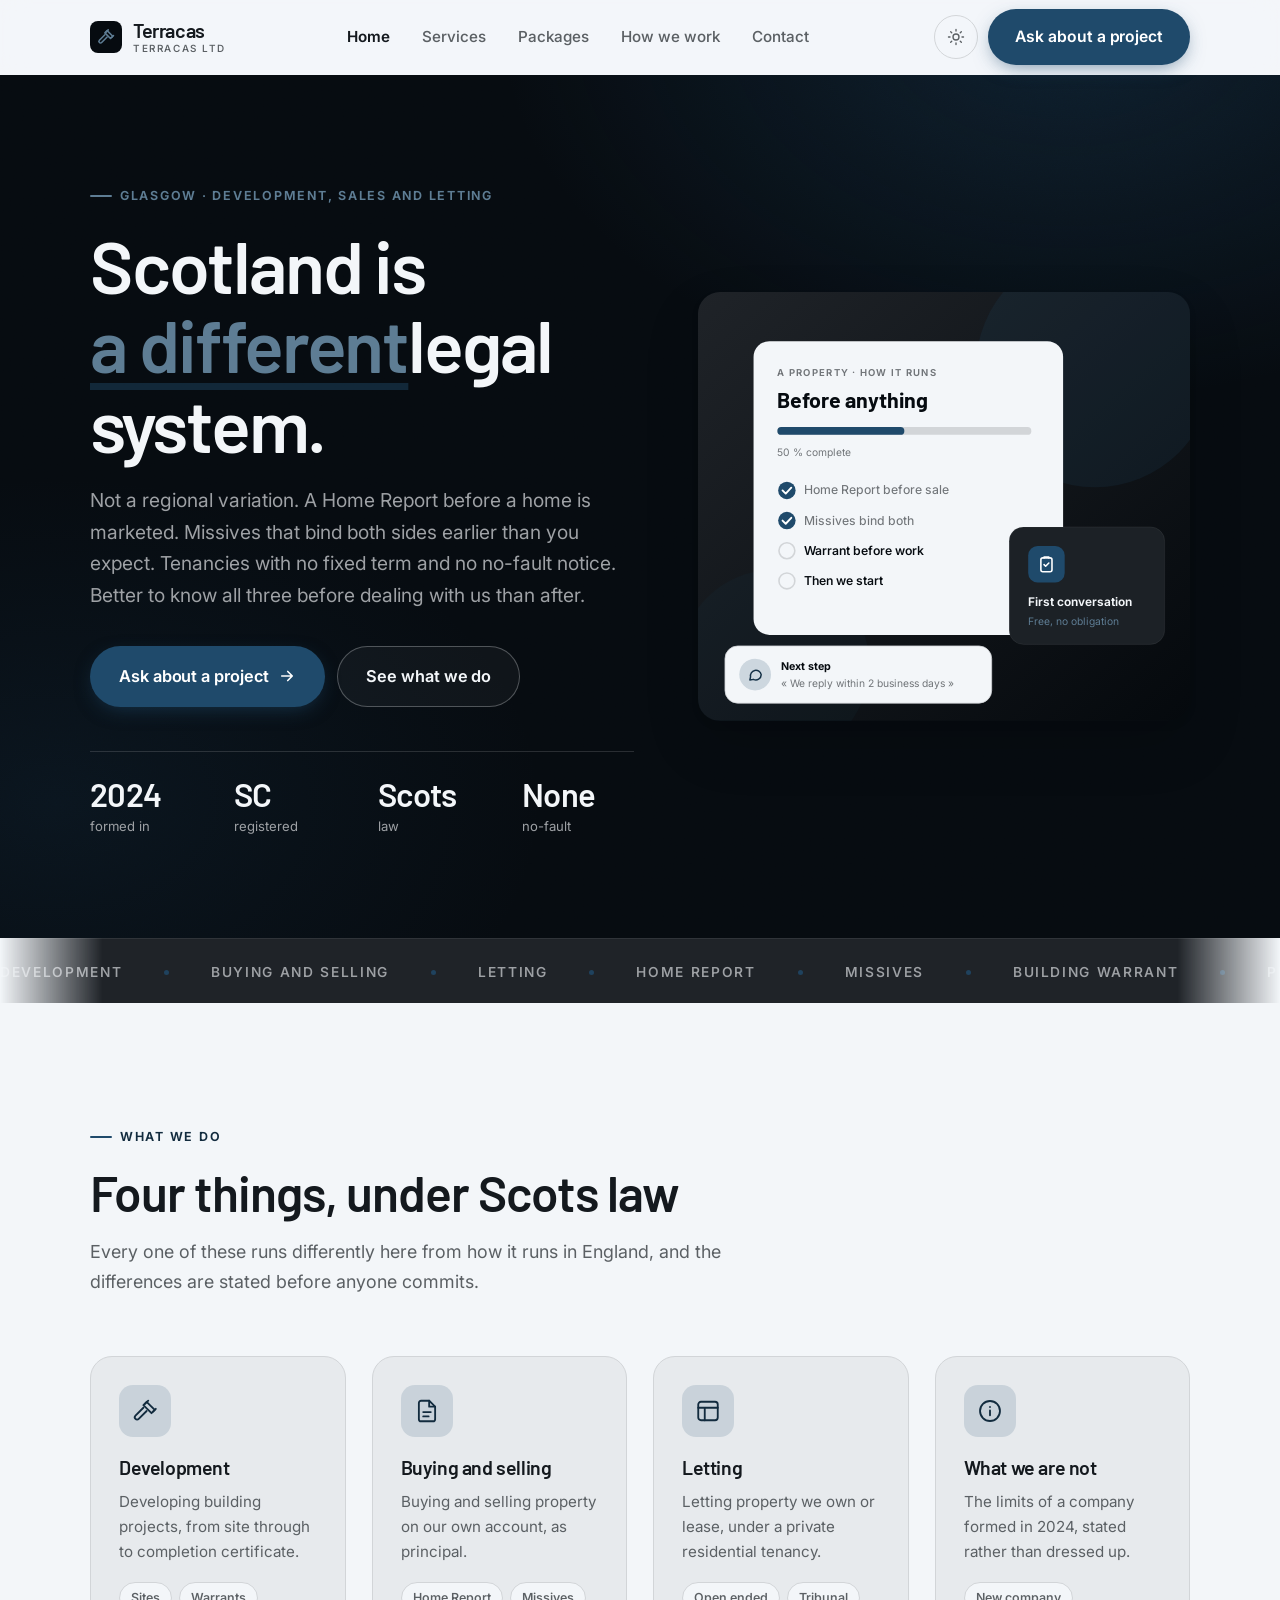
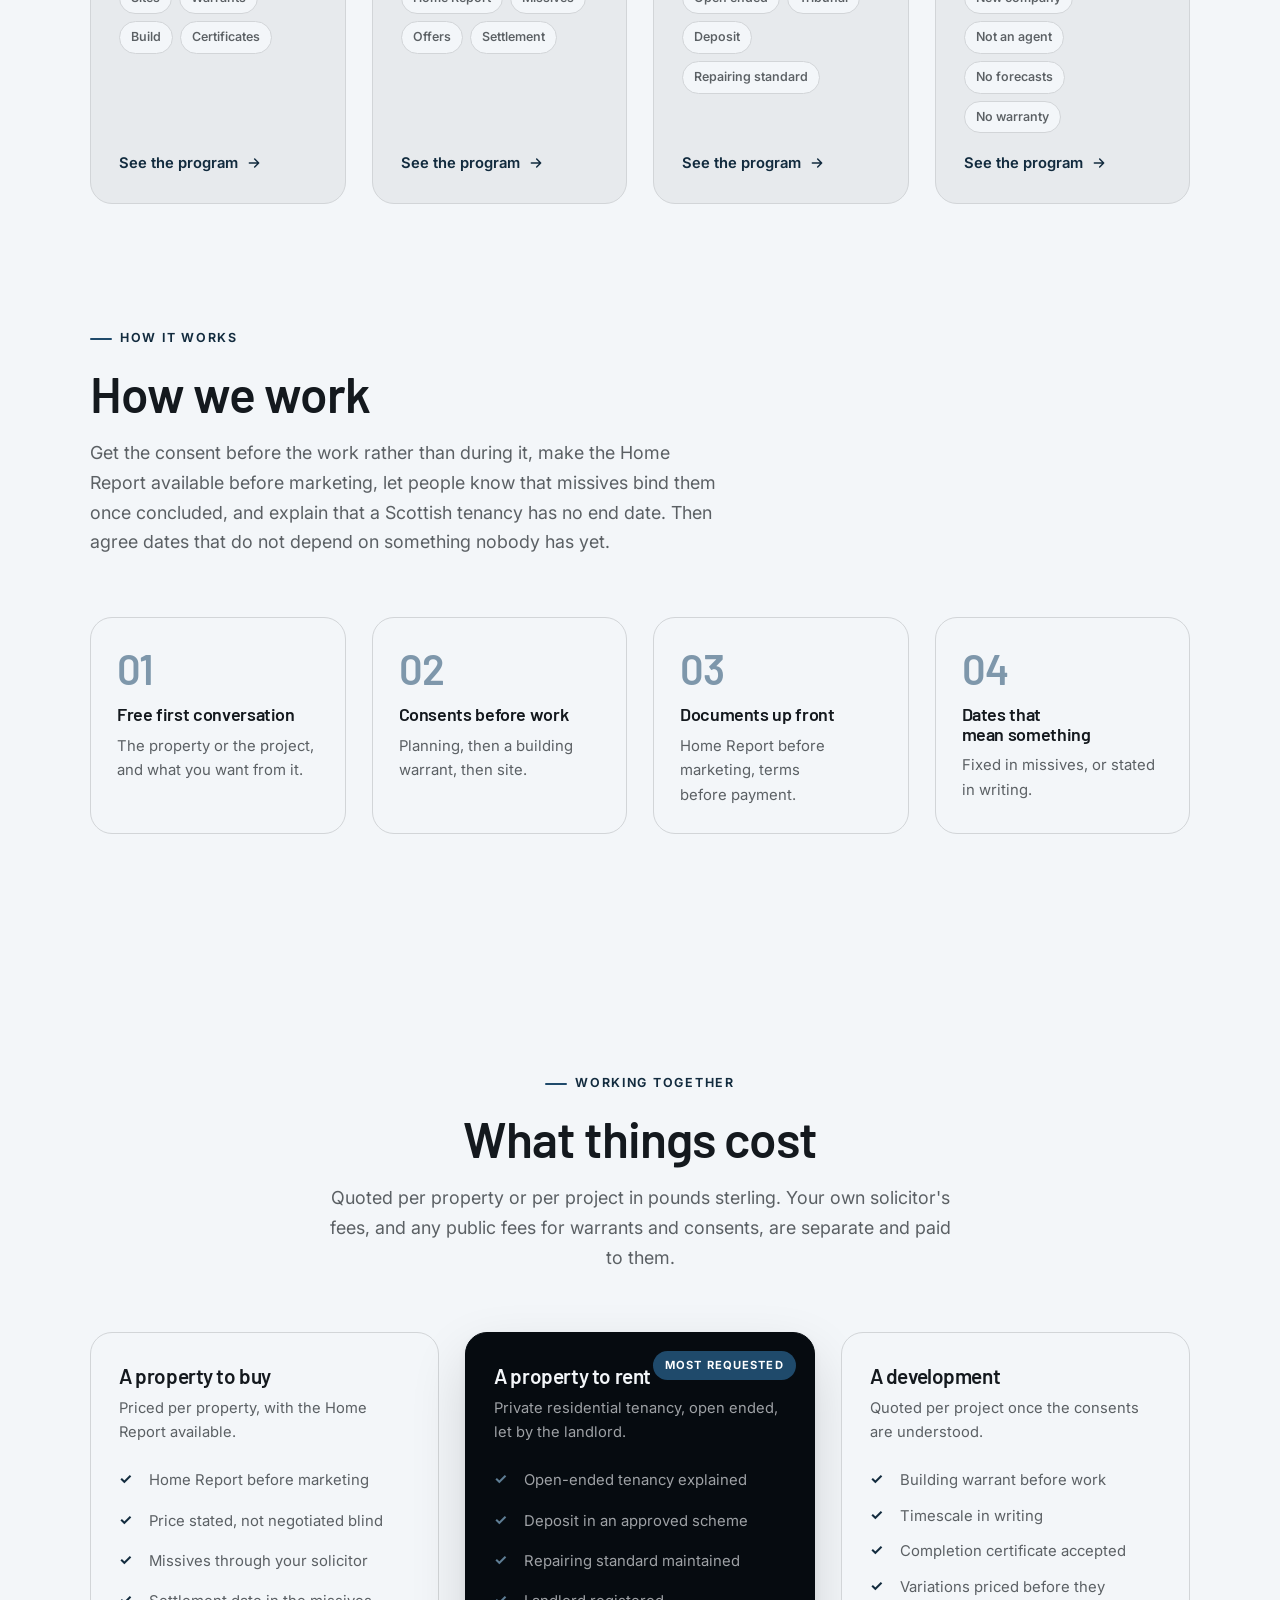
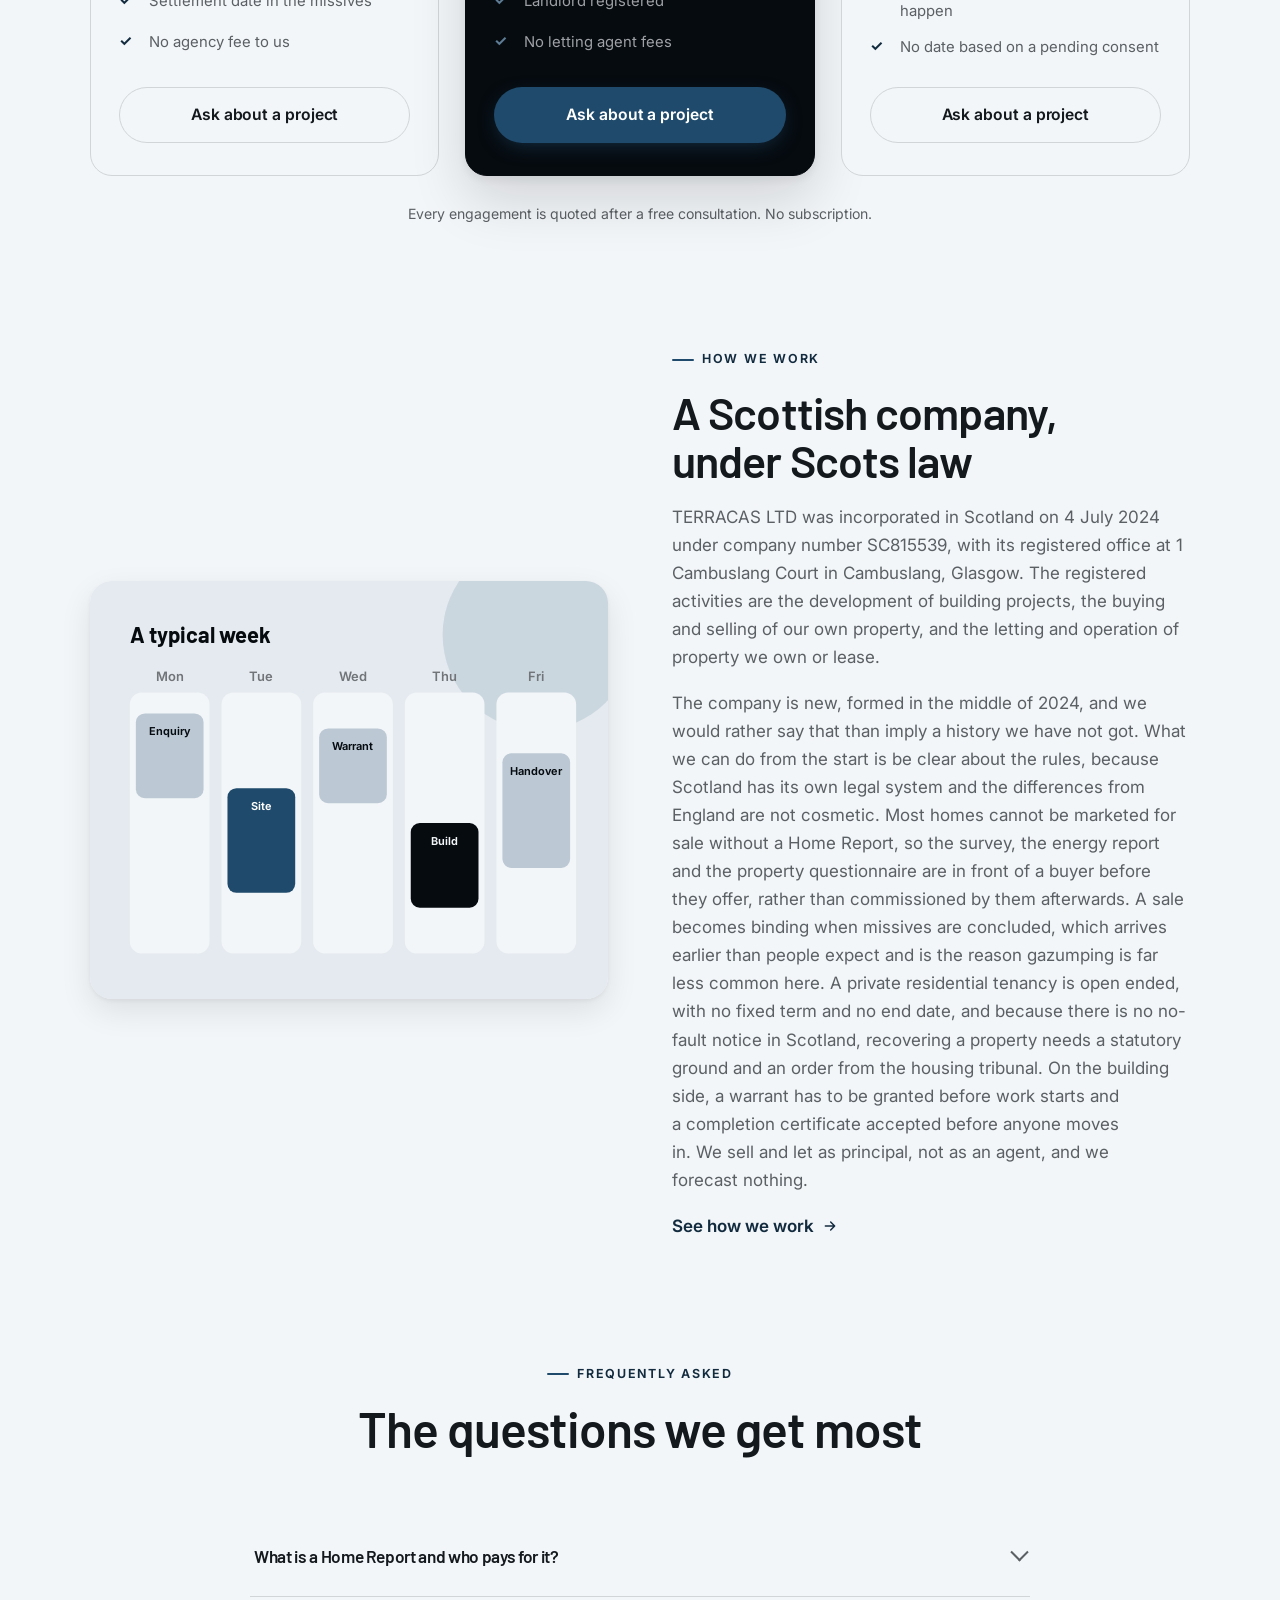
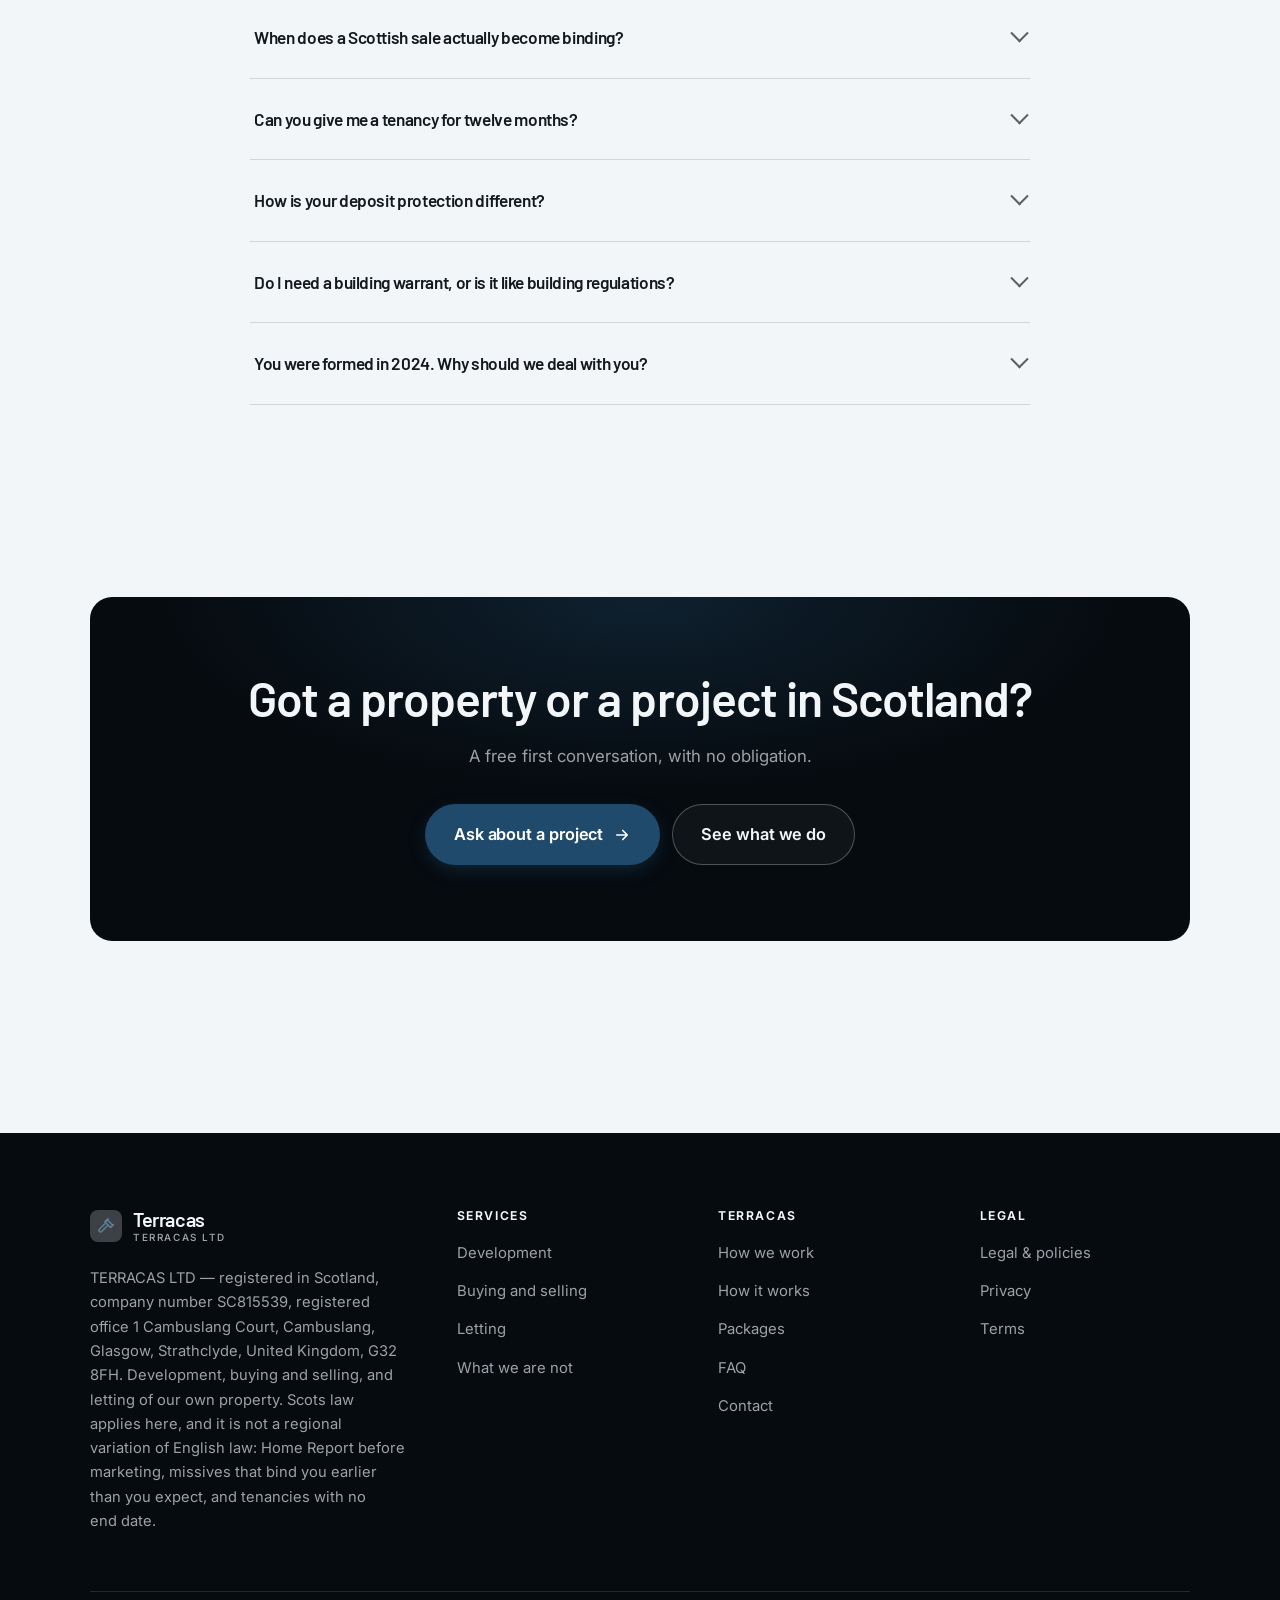
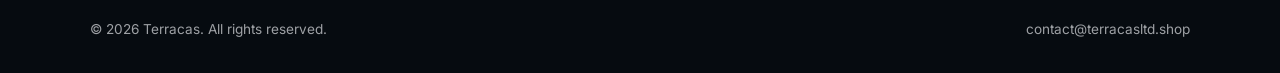
<file: index.html>
<!DOCTYPE html>
<html lang="en" class="no-js">
<head>
<meta charset="utf-8">
<meta name="viewport" content="width=device-width, initial-scale=1">
<title>Terracas Ltd — property development and letting, Glasgow</title>
<meta name="description" content="TERRACAS LTD, a Scottish company developing, buying, selling and letting property around Glasgow. Scots law applies, and the differences are not cosmetic.">
<link rel="canonical" href="https://terracasltd.shop/">

<meta property="og:type" content="website">
<meta property="og:url" content="https://terracasltd.shop/">
<meta property="og:site_name" content="Terracas">
<meta property="og:locale" content="en_US">
<meta property="og:title" content="Terracas Ltd — property development and letting, Glasgow">
<meta property="og:description" content="TERRACAS LTD, a Scottish company developing, buying, selling and letting property around Glasgow. Scots law applies, and the differences are not cosmetic.">
<meta name="theme-color" content="#060b10">

<link rel="icon" href="assets/img/favicon.svg" type="image/svg+xml">
<link rel="preconnect" href="https://fonts.googleapis.com">
<link rel="preconnect" href="https://fonts.gstatic.com" crossorigin>
<link rel="stylesheet" href="https://fonts.googleapis.com/css2?family=Barlow:wght@400;500;600;700&family=Inter:wght@400..700&display=swap">
<link rel="stylesheet" href="assets/css/style.css">

<!-- Thème appliqué avant le premier rendu (évite le flash) -->
<script>
document.documentElement.classList.remove('no-js');
(function(){try{var t=localStorage.getItem('site-theme');if(t){document.documentElement.setAttribute('data-theme',t);}}catch(e){}})();
</script>
<script type="application/ld+json">
{
  "@context": "https://schema.org",
  "@type": "Organization",
  "name": "Terracas",
  "url": "https://terracasltd.shop/",
  "email": "contact@terracasltd.shop",
  "description": "TERRACAS LTD, a Scottish company developing, buying, selling and letting property around Glasgow. Scots law applies, and the differences are not cosmetic.",
  "areaServed": "US",
  "knowsLanguage": "en"
}
</script>
</head>

<body>
<a class="skip-link" href="#main">Skip to main content</a>

<header class="site-header">
  <nav class="wrap nav" aria-label="Main navigation">
    <a class="brand" href="index.html">
      <svg class="brand__mark" viewBox="0 0 64 64" aria-hidden="true">
        <rect class="bm-bg" width="64" height="64" rx="16"/>
        <g class="bm-ic" transform="translate(14 14) scale(1.5)" fill="none" stroke-width="2.1" stroke-linecap="round" stroke-linejoin="round"><path d="M13.5 3.5 21 11l-3 3-7.5-7.5z"/><path d="M10.5 9 3.2 16.3a2.1 2.1 0 0 0 3 3L13.5 12"/><path d="M15 2.5 12 5.5M19.5 12.5 22 10"/></g>
      </svg>
      <span>Terracas<span class="brand__sub">TERRACAS LTD</span></span>
    </a>

    <ul class="nav__links" id="nav-links">
      <li><a href="index.html" aria-current="page">Home</a></li>
      <li><a href="programs.html">Services</a></li>
      <li><a href="index.html#pricing">Packages</a></li>
      <li><a href="about.html">How we work</a></li>
      <li><a href="contact.html">Contact</a></li>
      <li><a class="btn btn--primary" href="contact.html">Ask about a project</a></li>
    </ul>

    <div class="nav__cta">
      <button class="theme-toggle" type="button" aria-label="Switch to dark theme">
        <svg class="icon-sun" viewBox="0 0 24 24" fill="none" stroke="currentColor" stroke-width="1.8" stroke-linecap="round" aria-hidden="true"><circle cx="12" cy="12" r="4"/><path d="M12 2v2m0 16v2M2 12h2m16 0h2M4.9 4.9l1.4 1.4m11.4 11.4 1.4 1.4M19.1 4.9l-1.4 1.4M6.3 17.7l-1.4 1.4"/></svg>
        <svg class="icon-moon" viewBox="0 0 24 24" fill="none" stroke="currentColor" stroke-width="1.8" stroke-linecap="round" stroke-linejoin="round" aria-hidden="true"><path d="M21 12.8A9 9 0 1 1 11.2 3a7 7 0 0 0 9.8 9.8z"/></svg>
      </button>
      <a class="btn btn--primary" href="contact.html">Ask about a project</a>
      <button class="nav__toggle" type="button" aria-expanded="false" aria-controls="nav-links" aria-label="Open menu">
        <svg class="icon-open" viewBox="0 0 24 24" fill="none" stroke="currentColor" stroke-width="2" stroke-linecap="round" aria-hidden="true"><path d="M3 6h18M3 12h18M3 18h18"/></svg>
        <svg class="icon-close" viewBox="0 0 24 24" fill="none" stroke="currentColor" stroke-width="2" stroke-linecap="round" aria-hidden="true"><path d="M6 6l12 12M18 6L6 18"/></svg>
      </button>
    </div>
  </nav>
</header>

<main id="main">

<section class="hero">
  <div class="wrap hero__inner">
    <div>
      <span class="eyebrow hero__eyebrow">Glasgow · Development, sales and letting</span>
      <h1>Scotland is<br> <em>a different</em>legal system.</h1>
      <p class="hero__lede">Not a regional variation. A Home Report before a home is marketed. Missives that bind both sides earlier than you expect. Tenancies with no fixed term and no no-fault notice. Better to know all three before dealing with us than after.</p>

      <div class="hero__actions">
        <a class="btn btn--primary btn--lg" href="contact.html">Ask about a project <svg viewBox="0 0 24 24" fill="none" stroke="currentColor" stroke-width="2.2" stroke-linecap="round" stroke-linejoin="round" aria-hidden="true"><path d="M5 12h14M13 6l6 6-6 6"/></svg></a>
        <a class="btn btn--on-dark btn--lg" href="programs.html">See what we do</a>
      </div>

      <ul class="hero__proof">
        <li><span class="stat__num">2024</span><span class="stat__label">formed in</span></li>
        <li><span class="stat__num">SC</span><span class="stat__label">registered</span></li>
        <li><span class="stat__num">Scots</span><span class="stat__label">law</span></li>
        <li><span class="stat__num">None</span><span class="stat__label">no-fault</span></li>
      </ul>
    </div>

    <div class="hero__art">
      <svg viewBox="0 0 620 540" role="img" aria-label="How Terracas runs a property or a project, under Scots law rather than English law.">
        <defs>
          <linearGradient id="hbg" x1="0" y1="0" x2="1" y2="1">
            <stop offset="0" stop-color="#1f2328"/><stop offset="1" stop-color="#05090d"/>
          </linearGradient>
        </defs>
        <rect width="620" height="540" rx="22" fill="url(#hbg)"/>
        <circle cx="500" cy="96" r="150" fill="#1f4a6b" opacity=".16"/>
        <circle cx="96" cy="470" r="120" fill="#1f4a6b" opacity=".08"/>

        <g style="font-family: var(--font-body)">
          <!-- Carte programme -->
          <rect x="70" y="62" width="390" height="370" rx="20" fill="#f3f6f9"/>
          <text x="100" y="106" font-size="12" font-weight="650" letter-spacing="1.6" fill="#717579">A PROPERTY · HOW IT RUNS</text>
          <text x="100" y="146" font-size="27" font-weight="700" fill="#060b10" style="font-family: var(--font-display)">Before anything</text>
          <rect x="100" y="170" width="320" height="10" rx="5" fill="#d2d5d8"/>
          <rect x="100" y="170" width="160" height="10" rx="5" fill="#1f4a6b"/>
          <text x="100" y="206" font-size="13" fill="#717579">50 % complete</text>
          <circle cx="112" cy="250" r="11" fill="#1f4a6b"/><path d="M106.5 250l4 4 7-7.5" fill="none" stroke="#ffffff" stroke-width="2.4" stroke-linecap="round" stroke-linejoin="round"/><text x="134" y="255" font-size="15.5" fill="#717579" font-weight="450">Home Report before sale</text>
          <circle cx="112" cy="288" r="11" fill="#1f4a6b"/><path d="M106.5 288l4 4 7-7.5" fill="none" stroke="#ffffff" stroke-width="2.4" stroke-linecap="round" stroke-linejoin="round"/><text x="134" y="293" font-size="15.5" fill="#717579" font-weight="450">Missives bind both</text>
          <circle cx="112" cy="326" r="10" fill="none" stroke="#d2d5d8" stroke-width="2"/><text x="134" y="331" font-size="15.5" fill="#060b10" font-weight="560">Warrant before work</text>
          <circle cx="112" cy="364" r="10" fill="none" stroke="#d2d5d8" stroke-width="2"/><text x="134" y="369" font-size="15.5" fill="#060b10" font-weight="560">Then we start</text>

          <!-- Carte séance -->
          <rect x="392" y="296" width="196" height="148" rx="18" fill="#1c2126" stroke="#ffffff" stroke-opacity=".08"/>
          <rect x="416" y="320" width="46" height="46" rx="12" fill="#1f4a6b"/>
          <g transform="translate(427 331)" fill="none" stroke="#ffffff" color="#ffffff" stroke-width="2" stroke-linecap="round" stroke-linejoin="round"><rect x="5" y="4" width="14" height="17.5" rx="2.5"/><path d="M9 4V3h6v1M9 12.5l2 2 4-4"/></g>
          <text x="416" y="396" font-size="15" font-weight="650" fill="#f3f6f9">First conversation</text>
          <text x="416" y="420" font-size="13" fill="#5e7d94">Free, no obligation</text>

          <!-- Retour du coach -->
          <rect x="34" y="446" width="336" height="72" rx="16" fill="#f3f6f9" stroke="#d2d5d8"/>
          <circle cx="72" cy="482" r="20" fill="#cdd7df"/>
          <g transform="translate(62 472) scale(.84)" fill="none" stroke="#143046" stroke-width="2.2" stroke-linecap="round" stroke-linejoin="round"><path d="M21 12a8 8 0 0 1-11.6 7.1L4 20l1-4.6A8 8 0 1 1 21 12z"/></g>
          <text x="104" y="476" font-size="13.5" font-weight="700" fill="#060b10">Next step</text>
          <text x="104" y="498" font-size="13" fill="#717579">« We reply within 2 business days »</text>
        </g>
      </svg>
    </div>
  </div>
</section>

<div class="marquee" aria-hidden="true">
  <div class="marquee__track"><span>Development</span><span>Buying and selling</span><span>Letting</span><span>Home Report</span><span>Missives</span><span>Building warrant</span><span>Private residential tenancy</span><span>Landlord registration</span><span>Glasgow</span><span>Scots law</span><span>Development</span><span>Buying and selling</span><span>Letting</span><span>Home Report</span><span>Missives</span><span>Building warrant</span><span>Private residential tenancy</span><span>Landlord registration</span><span>Glasgow</span><span>Scots law</span></div>
</div>

<section class="section wrap" id="programs">
  <div class="section-head reveal">
    <span class="eyebrow">What we do</span>
    <h2>Four things, under Scots law</h2>
    <p>Every one of these runs differently here from how it runs in England, and the differences are stated before anyone commits.</p>
  </div>
  <div class="grid grid--4 reveal-group">
    <a class="card" href="programs.html#development">
      <div class="card__icon"><svg viewBox="0 0 24 24" fill="none" stroke="currentColor" stroke-width="1.7" stroke-linecap="round" stroke-linejoin="round" aria-hidden="true"><path d="M13.5 3.5 21 11l-3 3-7.5-7.5z"/><path d="M10.5 9 3.2 16.3a2.1 2.1 0 0 0 3 3L13.5 12"/><path d="M15 2.5 12 5.5M19.5 12.5 22 10"/></svg></div>
      <h3>Development</h3>
      <p>Developing building projects, from site through to completion certificate.</p>
      <ul class="tags"><li>Sites</li><li>Warrants</li><li>Build</li><li>Certificates</li></ul>
      <span class="arrow-link">See the program <svg viewBox="0 0 24 24" fill="none" stroke="currentColor" stroke-width="2.2" stroke-linecap="round" stroke-linejoin="round" aria-hidden="true"><path d="M5 12h14M13 6l6 6-6 6"/></svg></span>
    </a>
    <a class="card" href="programs.html#selling">
      <div class="card__icon"><svg viewBox="0 0 24 24" fill="none" stroke="currentColor" stroke-width="1.7" stroke-linecap="round" stroke-linejoin="round" aria-hidden="true"><path d="M14 2.5H6.5A2 2 0 0 0 4.5 4.5v15a2 2 0 0 0 2 2h11a2 2 0 0 0 2-2V8z"/><path d="M14 2.5V8h5.5M8.5 13h7M8.5 17h5"/></svg></div>
      <h3>Buying and selling</h3>
      <p>Buying and selling property on our own account, as principal.</p>
      <ul class="tags"><li>Home Report</li><li>Missives</li><li>Offers</li><li>Settlement</li></ul>
      <span class="arrow-link">See the program <svg viewBox="0 0 24 24" fill="none" stroke="currentColor" stroke-width="2.2" stroke-linecap="round" stroke-linejoin="round" aria-hidden="true"><path d="M5 12h14M13 6l6 6-6 6"/></svg></span>
    </a>
    <a class="card" href="programs.html#letting">
      <div class="card__icon"><svg viewBox="0 0 24 24" fill="none" stroke="currentColor" stroke-width="1.7" stroke-linecap="round" stroke-linejoin="round" aria-hidden="true"><rect x="3" y="3.5" width="18" height="17" rx="2.5"/><path d="M3 9h18M9 9v11.5"/></svg></div>
      <h3>Letting</h3>
      <p>Letting property we own or lease, under a private residential tenancy.</p>
      <ul class="tags"><li>Open ended</li><li>Tribunal</li><li>Deposit</li><li>Repairing standard</li></ul>
      <span class="arrow-link">See the program <svg viewBox="0 0 24 24" fill="none" stroke="currentColor" stroke-width="2.2" stroke-linecap="round" stroke-linejoin="round" aria-hidden="true"><path d="M5 12h14M13 6l6 6-6 6"/></svg></span>
    </a>
    <a class="card" href="programs.html#straight">
      <div class="card__icon"><svg viewBox="0 0 24 24" fill="none" stroke="currentColor" stroke-width="1.7" stroke-linecap="round" stroke-linejoin="round" aria-hidden="true"><circle cx="12" cy="12" r="9.2"/><path d="M12 16v-4.5M12 8.2v.1"/></svg></div>
      <h3>What we are not</h3>
      <p>The limits of a company formed in 2024, stated rather than dressed up.</p>
      <ul class="tags"><li>New company</li><li>Not an agent</li><li>No forecasts</li><li>No warranty</li></ul>
      <span class="arrow-link">See the program <svg viewBox="0 0 24 24" fill="none" stroke="currentColor" stroke-width="2.2" stroke-linecap="round" stroke-linejoin="round" aria-hidden="true"><path d="M5 12h14M13 6l6 6-6 6"/></svg></span>
    </a>
  </div>
</section>

<section class="section section--flush wrap" id="how-it-works">
  <div class="section-head reveal">
    <span class="eyebrow">How it works</span>
    <h2>How we work</h2>
    <p>Get the consent before the work rather than during it, make the Home Report available before marketing, let people know that missives bind them once concluded, and explain that a Scottish tenancy has no end date. Then agree dates that do not depend on something nobody has yet.</p>
  </div>
  <div class="grid grid--4 steps reveal-group">
    <article class="step">
      <h3>Free first conversation</h3>
      <p>The property or the project, and what you want from it.</p>
    </article>
    <article class="step">
      <h3>Consents before work</h3>
      <p>Planning, then a building warrant, then site.</p>
    </article>
    <article class="step">
      <h3>Documents up front</h3>
      <p>Home Report before marketing, terms before payment.</p>
    </article>
    <article class="step">
      <h3>Dates that mean something</h3>
      <p>Fixed in missives, or stated in writing.</p>
    </article>
  </div>
</section>

<section class="section wrap" id="pricing">
  <div class="section-head section-head--center reveal">
    <span class="eyebrow">Working together</span>
    <h2>What things cost</h2>
    <p>Quoted per property or per project in pounds sterling. Your own solicitor's fees, and any public fees for warrants and consents, are separate and paid to them.</p>
  </div>
  <div class="grid grid--3 plans reveal-group">
    <article class="plan">
      
      <h3>A property to buy</h3>
      <p class="plan__desc">Priced per property, with the Home Report available.</p>
      
      <ul class="plan__features">
        <li>Home Report before marketing</li>
        <li>Price stated, not negotiated blind</li>
        <li>Missives through your solicitor</li>
        <li>Settlement date in the missives</li>
        <li>No agency fee to us</li>
      </ul>
      <a class="btn btn--ghost btn--block" href="contact.html">Ask about a project</a>
    </article>
    <article class="plan plan--featured">
      <span class="plan__tag">Most requested</span>
      <h3>A property to rent</h3>
      <p class="plan__desc">Private residential tenancy, open ended, let by the landlord.</p>
      
      <ul class="plan__features">
        <li>Open-ended tenancy explained</li>
        <li>Deposit in an approved scheme</li>
        <li>Repairing standard maintained</li>
        <li>Landlord registered</li>
        <li>No letting agent fees</li>
      </ul>
      <a class="btn btn--primary btn--block" href="contact.html">Ask about a project</a>
    </article>
    <article class="plan">
      
      <h3>A development</h3>
      <p class="plan__desc">Quoted per project once the consents are understood.</p>
      
      <ul class="plan__features">
        <li>Building warrant before work</li>
        <li>Timescale in writing</li>
        <li>Completion certificate accepted</li>
        <li>Variations priced before they happen</li>
        <li>No date based on a pending consent</li>
      </ul>
      <a class="btn btn--ghost btn--block" href="contact.html">Ask about a project</a>
    </article>
  </div>
  <p class="plans-note">Every engagement is quoted after a free consultation. No subscription.</p>
</section>

<section class="section section--flush wrap">
  <div class="split reveal">
    <div class="split__art">
      <svg viewBox="0 0 520 420" role="img" aria-label="Example of a typical week: Enquiry, Site, Warrant, Build, Handover.">
        <rect width="520" height="420" rx="20" fill="#e4eaef"/>
        <circle cx="450" cy="54" r="96" fill="#1f4a6b" opacity=".12"/>
        <g style="font-family: var(--font-body)">
        <text x="40" y="62" font-size="22" font-weight="700" fill="#060b10" style="font-family: var(--font-display)">A typical week</text>
        <text x="80" y="100" text-anchor="middle" font-size="13" font-weight="600" fill="#717579">Mon</text>
        <rect x="40" y="112" width="80" height="262" rx="12" fill="#f3f6f9"/>
        <rect x="46" y="133" width="68" height="85" rx="9" fill="#bcc9d4"/>
        <text x="80" y="155" text-anchor="middle" font-size="11" font-weight="650" fill="#060b10">Enquiry</text>
        <text x="172" y="100" text-anchor="middle" font-size="13" font-weight="600" fill="#717579">Tue</text>
        <rect x="132" y="112" width="80" height="262" rx="12" fill="#f3f6f9"/>
        <rect x="138" y="208" width="68" height="105" rx="9" fill="#1f4a6b"/>
        <text x="172" y="230" text-anchor="middle" font-size="11" font-weight="650" fill="#ffffff">Site</text>
        <text x="264" y="100" text-anchor="middle" font-size="13" font-weight="600" fill="#717579">Wed</text>
        <rect x="224" y="112" width="80" height="262" rx="12" fill="#f3f6f9"/>
        <rect x="230" y="148" width="68" height="75" rx="9" fill="#bcc9d4"/>
        <text x="264" y="170" text-anchor="middle" font-size="11" font-weight="650" fill="#060b10">Warrant</text>
        <text x="356" y="100" text-anchor="middle" font-size="13" font-weight="600" fill="#717579">Thu</text>
        <rect x="316" y="112" width="80" height="262" rx="12" fill="#f3f6f9"/>
        <rect x="322" y="243" width="68" height="85" rx="9" fill="#060b10"/>
        <text x="356" y="265" text-anchor="middle" font-size="11" font-weight="650" fill="#f3f6f9">Build</text>
        <text x="448" y="100" text-anchor="middle" font-size="13" font-weight="600" fill="#717579">Fri</text>
        <rect x="408" y="112" width="80" height="262" rx="12" fill="#f3f6f9"/>
        <rect x="414" y="173" width="68" height="115" rx="9" fill="#bcc9d4"/>
        <text x="448" y="195" text-anchor="middle" font-size="11" font-weight="650" fill="#060b10">Handover</text>
        </g>
      </svg>
    </div>
    <div>
      <span class="eyebrow">How we work</span>
      <h2>A Scottish company, under Scots law</h2>
      <p>TERRACAS LTD was incorporated in Scotland on 4 July 2024 under company number SC815539, with its registered office at 1 Cambuslang Court in Cambuslang, Glasgow. The registered activities are the development of building projects, the buying and selling of our own property, and the letting and operation of property we own or lease.</p>
      <p>The company is new, formed in the middle of 2024, and we would rather say that than imply a history we have not got. What we can do from the start is be clear about the rules, because Scotland has its own legal system and the differences from England are not cosmetic. Most homes cannot be marketed for sale without a Home Report, so the survey, the energy report and the property questionnaire are in front of a buyer before they offer, rather than commissioned by them afterwards. A sale becomes binding when missives are concluded, which arrives earlier than people expect and is the reason gazumping is far less common here. A private residential tenancy is open ended, with no fixed term and no end date, and because there is no no-fault notice in Scotland, recovering a property needs a statutory ground and an order from the housing tribunal. On the building side, a warrant has to be granted before work starts and a completion certificate accepted before anyone moves in. We sell and let as principal, not as an agent, and we forecast nothing.</p>
      <p><a class="arrow-link" href="about.html">See how we work <svg viewBox="0 0 24 24" fill="none" stroke="currentColor" stroke-width="2.2" stroke-linecap="round" stroke-linejoin="round" aria-hidden="true"><path d="M5 12h14M13 6l6 6-6 6"/></svg></a></p>
    </div>
  </div>
</section>

<section class="section section--flush wrap" id="faq">
  <div class="section-head section-head--center reveal">
    <span class="eyebrow">Frequently asked</span>
    <h2>The questions we get most</h2>
  </div>
  <div class="faq reveal">
    <details>
      <summary>What is a Home Report and who pays for it?</summary>
      <p>It is a pack that has to be available before most homes are marketed for sale in Scotland, containing a single survey with a valuation, an energy report and a property questionnaire completed by the seller. The seller pays for it. It means a buyer sees a professional survey before deciding whether to offer, rather than paying for their own afterwards as they would in England. There is no English equivalent.</p>
    </details>
    <details>
      <summary>When does a Scottish sale actually become binding?</summary>
      <p>When missives are concluded. That is earlier than people moving from England expect, because there is no separate exchange of contracts stage here, and once concluded both sides are committed. It is why gazumping is far rarer in Scotland. It is also why you want a Scottish solicitor involved before any offer is made or accepted on your behalf, not afterwards. We are not solicitors and we do not give legal advice.</p>
    </details>
    <details>
      <summary>Can you give me a tenancy for twelve months?</summary>
      <p>Not as a fixed term that ends automatically, no. A private residential tenancy in Scotland is open ended with no expiry date. There is no no-fault notice here, which means a landlord cannot simply give notice at the end of a period, and recovering a property requires a statutory ground plus an order from the First-tier Tribunal. That is a better deal for a tenant than an English assured shorthold tenancy, and it is worth understanding from both sides before signing.</p>
    </details>
    <details>
      <summary>How is your deposit protection different?</summary>
      <p>The deposit goes into an approved Scottish tenancy deposit scheme and the deadline is counted in working days rather than calendar days, which catches out landlords who have read English guidance. The prescribed information goes to the tenant as well. Separately, a landlord letting in Scotland must be registered with the local authority, and letting without registration is an offence rather than an oversight.</p>
    </details>
    <details>
      <summary>Do I need a building warrant, or is it like building regulations?</summary>
      <p>It is not the same. In Scotland a building warrant has to be granted before the work begins, and a completion certificate has to be submitted and accepted before a finished building can be occupied. The consent sits at the front of the programme rather than running alongside it. We do not start warrantable work without a warrant, and we will not give you a completion date that depends on a consent nobody has applied for yet.</p>
    </details>
    <details>
      <summary>You were formed in 2024. Why should we deal with you?</summary>
      <p>That is a fair question and the honest answer is that we have a short history, which we are not going to dress up. What we can offer is being straight about what applies, what we are and what we are not. We sell and let as principal rather than as an agent, we hold no client money, we do not forecast value or yield, and where a property has no structural warranty we will tell you that rather than let you assume there is one.</p>
    </details>
  </div>
</section>

<section class="wrap section--tight">
  <div class="cta-band reveal">
    <h2>Got a property or a project in Scotland?</h2>
    <p>A free first conversation, with no obligation.</p>
    <div class="hero__actions">
      <a class="btn btn--primary btn--lg" href="contact.html">Ask about a project <svg viewBox="0 0 24 24" fill="none" stroke="currentColor" stroke-width="2.2" stroke-linecap="round" stroke-linejoin="round" aria-hidden="true"><path d="M5 12h14M13 6l6 6-6 6"/></svg></a>
      <a class="btn btn--on-dark btn--lg" href="programs.html">See what we do</a>
    </div>
  </div>
</section>

</main>

<footer class="site-footer">
  <div class="wrap">
    <div class="footer__grid">
      <div class="footer__brand">
        <a class="brand" href="index.html">
          <svg class="brand__mark" viewBox="0 0 64 64" aria-hidden="true">
        <rect class="bm-bg" width="64" height="64" rx="16"/>
        <g class="bm-ic" transform="translate(14 14) scale(1.5)" fill="none" stroke-width="2.1" stroke-linecap="round" stroke-linejoin="round"><path d="M13.5 3.5 21 11l-3 3-7.5-7.5z"/><path d="M10.5 9 3.2 16.3a2.1 2.1 0 0 0 3 3L13.5 12"/><path d="M15 2.5 12 5.5M19.5 12.5 22 10"/></g>
      </svg>
          <span>Terracas<span class="brand__sub">TERRACAS LTD</span></span>
        </a>
        <p>TERRACAS LTD — registered in Scotland, company number SC815539, registered office 1 Cambuslang Court, Cambuslang, Glasgow, Strathclyde, United Kingdom, G32 8FH. Development, buying and selling, and letting of our own property. Scots law applies here, and it is not a regional variation of English law: Home Report before marketing, missives that bind you earlier than you expect, and tenancies with no end date.</p>
      </div>

      <div class="footer__col">
        <h4>Services</h4>
        <ul>
          <li><a href="programs.html#development">Development</a></li>
          <li><a href="programs.html#selling">Buying and selling</a></li>
          <li><a href="programs.html#letting">Letting</a></li>
          <li><a href="programs.html#straight">What we are not</a></li>
        </ul>
      </div>

      <div class="footer__col">
        <h4>Terracas</h4>
        <ul>
          <li><a href="about.html">How we work</a></li>
          <li><a href="index.html#how-it-works">How it works</a></li>
          <li><a href="index.html#pricing">Packages</a></li>
          <li><a href="index.html#faq">FAQ</a></li>
          <li><a href="contact.html">Contact</a></li>
        </ul>
      </div>

      <div class="footer__col">
        <h4>Legal</h4>
        <ul>
          <li><a href="legal.html">Legal &amp; policies</a></li>
          <li><a href="legal.html#privacy">Privacy</a></li>
          <li><a href="legal.html#terms">Terms</a></li>
        </ul>
      </div>
    </div>

    <div class="footer__bottom">
      <p>© <span data-year>2026</span> Terracas. All rights reserved.</p>
      <p><a href="mailto:contact@terracasltd.shop">contact@terracasltd.shop</a></p>
    </div>
  </div>
</footer>

<script src="assets/js/main.js" defer></script>
</body>
</html>
</file>
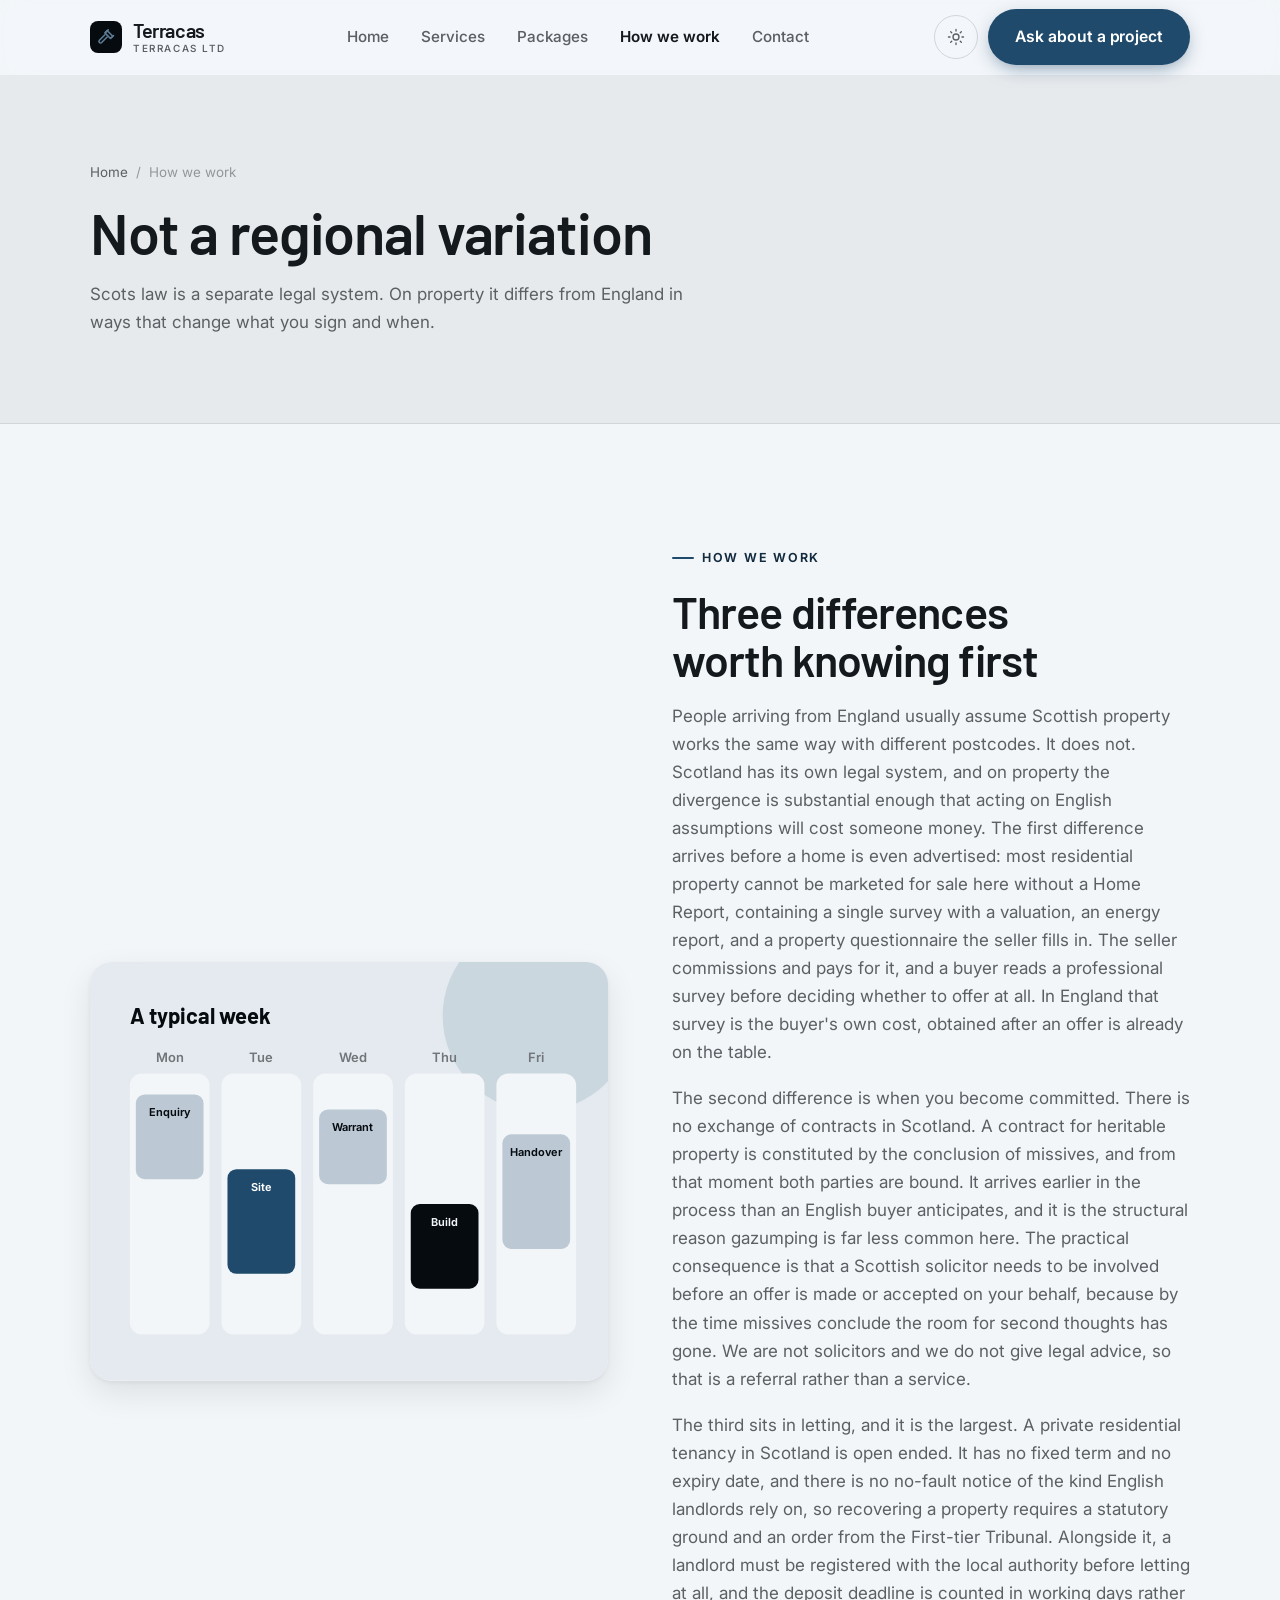
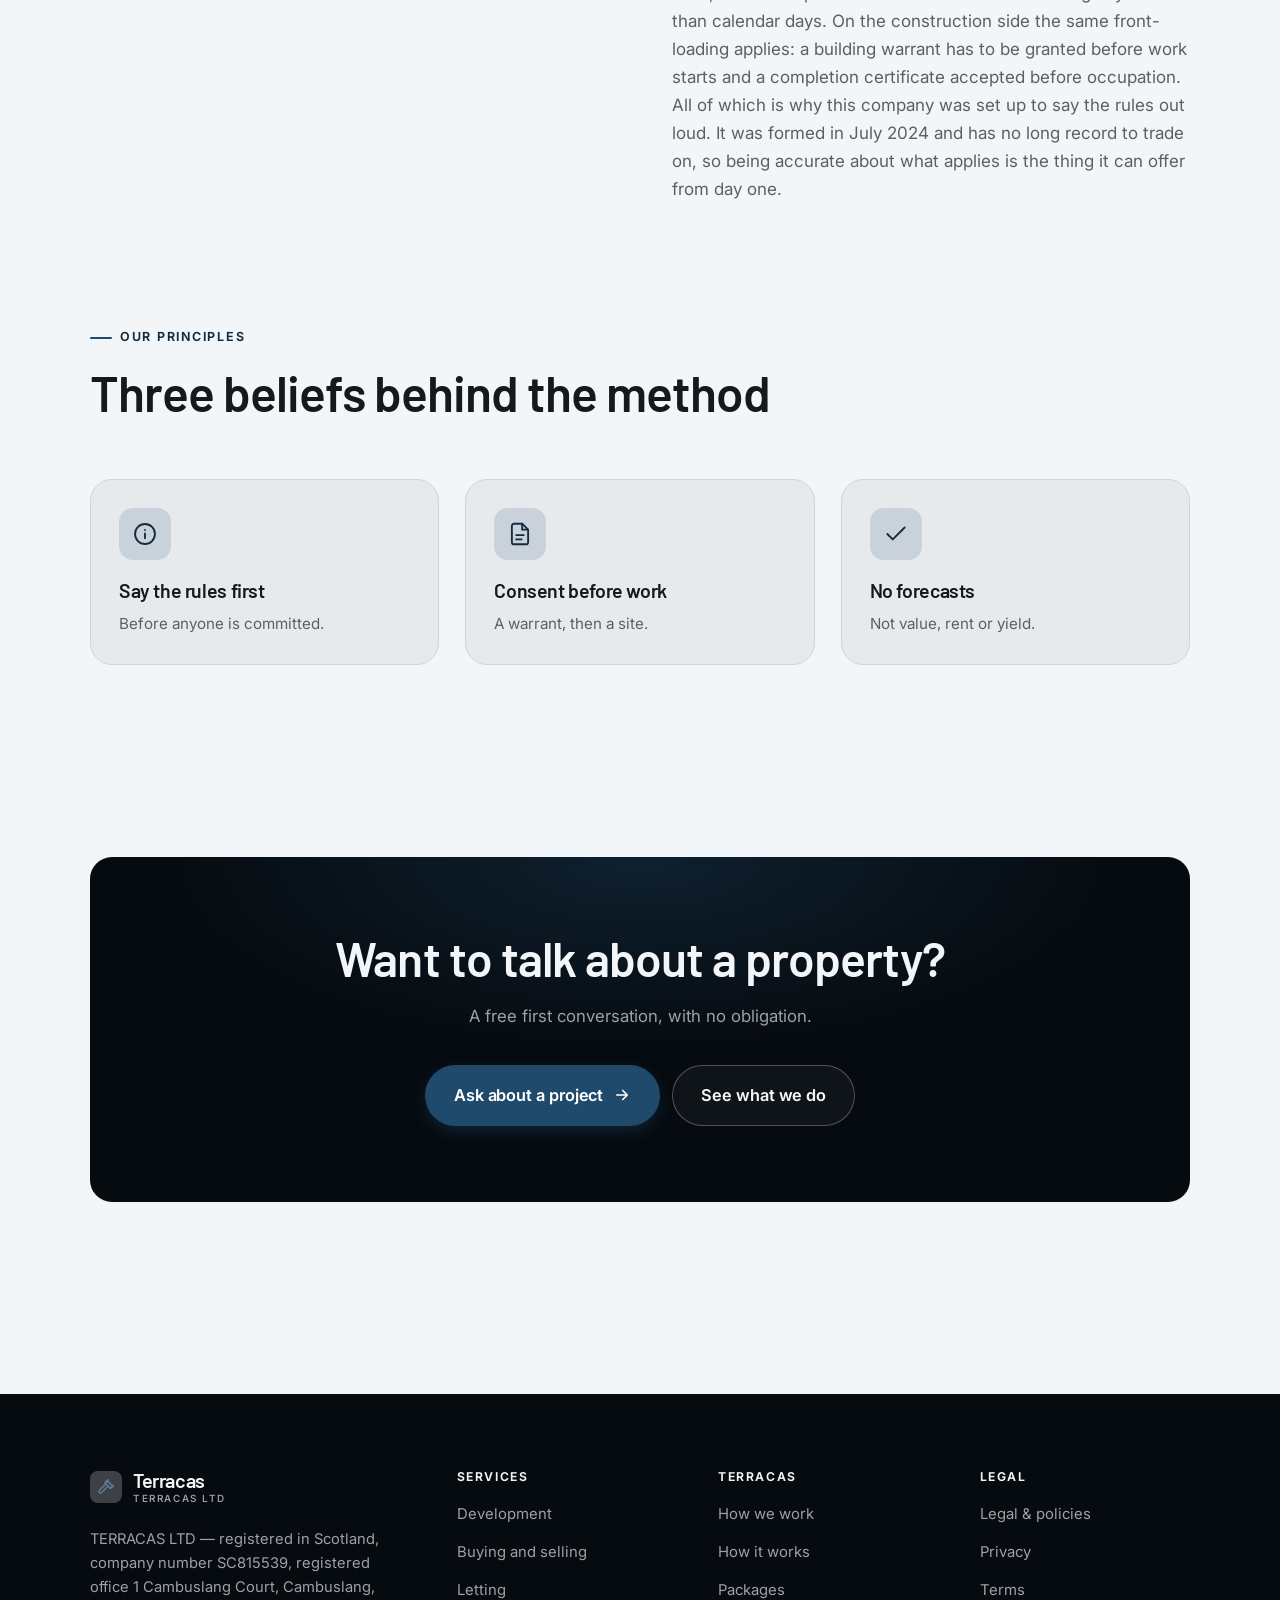
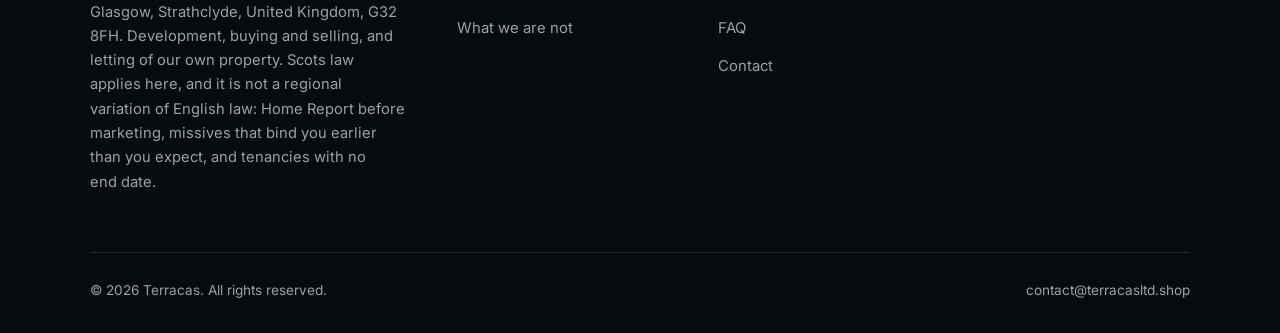
<file: about.html>
<!DOCTYPE html>
<html lang="en" class="no-js">
<head>
<meta charset="utf-8">
<meta name="viewport" content="width=device-width, initial-scale=1">
<title>How we work — Terracas</title>
<meta name="description" content="About TERRACAS LTD, a Scottish property development, sales and letting company in Cambuslang, Glasgow, formed in 2024.">
<link rel="canonical" href="https://terracasltd.shop/about.html">

<meta property="og:type" content="website">
<meta property="og:url" content="https://terracasltd.shop/about.html">
<meta property="og:site_name" content="Terracas">
<meta property="og:locale" content="en_US">
<meta property="og:title" content="How we work — Terracas">
<meta property="og:description" content="About TERRACAS LTD, a Scottish property development, sales and letting company in Cambuslang, Glasgow, formed in 2024.">
<meta name="theme-color" content="#060b10">

<link rel="icon" href="assets/img/favicon.svg" type="image/svg+xml">
<link rel="preconnect" href="https://fonts.googleapis.com">
<link rel="preconnect" href="https://fonts.gstatic.com" crossorigin>
<link rel="stylesheet" href="https://fonts.googleapis.com/css2?family=Barlow:wght@400;500;600;700&family=Inter:wght@400..700&display=swap">
<link rel="stylesheet" href="assets/css/style.css">

<!-- Thème appliqué avant le premier rendu (évite le flash) -->
<script>
document.documentElement.classList.remove('no-js');
(function(){try{var t=localStorage.getItem('site-theme');if(t){document.documentElement.setAttribute('data-theme',t);}}catch(e){}})();
</script>
</head>

<body>
<a class="skip-link" href="#main">Skip to main content</a>

<header class="site-header">
  <nav class="wrap nav" aria-label="Main navigation">
    <a class="brand" href="index.html">
      <svg class="brand__mark" viewBox="0 0 64 64" aria-hidden="true">
        <rect class="bm-bg" width="64" height="64" rx="16"/>
        <g class="bm-ic" transform="translate(14 14) scale(1.5)" fill="none" stroke-width="2.1" stroke-linecap="round" stroke-linejoin="round"><path d="M13.5 3.5 21 11l-3 3-7.5-7.5z"/><path d="M10.5 9 3.2 16.3a2.1 2.1 0 0 0 3 3L13.5 12"/><path d="M15 2.5 12 5.5M19.5 12.5 22 10"/></g>
      </svg>
      <span>Terracas<span class="brand__sub">TERRACAS LTD</span></span>
    </a>

    <ul class="nav__links" id="nav-links">
      <li><a href="index.html">Home</a></li>
      <li><a href="programs.html">Services</a></li>
      <li><a href="index.html#pricing">Packages</a></li>
      <li><a href="about.html" aria-current="page">How we work</a></li>
      <li><a href="contact.html">Contact</a></li>
      <li><a class="btn btn--primary" href="contact.html">Ask about a project</a></li>
    </ul>

    <div class="nav__cta">
      <button class="theme-toggle" type="button" aria-label="Switch to dark theme">
        <svg class="icon-sun" viewBox="0 0 24 24" fill="none" stroke="currentColor" stroke-width="1.8" stroke-linecap="round" aria-hidden="true"><circle cx="12" cy="12" r="4"/><path d="M12 2v2m0 16v2M2 12h2m16 0h2M4.9 4.9l1.4 1.4m11.4 11.4 1.4 1.4M19.1 4.9l-1.4 1.4M6.3 17.7l-1.4 1.4"/></svg>
        <svg class="icon-moon" viewBox="0 0 24 24" fill="none" stroke="currentColor" stroke-width="1.8" stroke-linecap="round" stroke-linejoin="round" aria-hidden="true"><path d="M21 12.8A9 9 0 1 1 11.2 3a7 7 0 0 0 9.8 9.8z"/></svg>
      </button>
      <a class="btn btn--primary" href="contact.html">Ask about a project</a>
      <button class="nav__toggle" type="button" aria-expanded="false" aria-controls="nav-links" aria-label="Open menu">
        <svg class="icon-open" viewBox="0 0 24 24" fill="none" stroke="currentColor" stroke-width="2" stroke-linecap="round" aria-hidden="true"><path d="M3 6h18M3 12h18M3 18h18"/></svg>
        <svg class="icon-close" viewBox="0 0 24 24" fill="none" stroke="currentColor" stroke-width="2" stroke-linecap="round" aria-hidden="true"><path d="M6 6l12 12M18 6L6 18"/></svg>
      </button>
    </div>
  </nav>
</header>

<main id="main">

<section class="page-head">
  <div class="wrap">
    <nav class="breadcrumb" aria-label="Breadcrumb">
      <a href="index.html">Home</a><span>/</span><span aria-current="page">How we work</span>
    </nav>
    <h1>Not a regional variation</h1>
    <p>Scots law is a separate legal system. On property it differs from England in ways that change what you sign and when.</p>
  </div>
</section>

<section class="section wrap">
  <div class="split reveal">
    <div class="split__art">
      <svg viewBox="0 0 520 420" role="img" aria-label="Example of a typical week: Enquiry, Site, Warrant, Build, Handover.">
        <rect width="520" height="420" rx="20" fill="#e4eaef"/>
        <circle cx="450" cy="54" r="96" fill="#1f4a6b" opacity=".12"/>
        <g style="font-family: var(--font-body)">
        <text x="40" y="62" font-size="22" font-weight="700" fill="#060b10" style="font-family: var(--font-display)">A typical week</text>
        <text x="80" y="100" text-anchor="middle" font-size="13" font-weight="600" fill="#717579">Mon</text>
        <rect x="40" y="112" width="80" height="262" rx="12" fill="#f3f6f9"/>
        <rect x="46" y="133" width="68" height="85" rx="9" fill="#bcc9d4"/>
        <text x="80" y="155" text-anchor="middle" font-size="11" font-weight="650" fill="#060b10">Enquiry</text>
        <text x="172" y="100" text-anchor="middle" font-size="13" font-weight="600" fill="#717579">Tue</text>
        <rect x="132" y="112" width="80" height="262" rx="12" fill="#f3f6f9"/>
        <rect x="138" y="208" width="68" height="105" rx="9" fill="#1f4a6b"/>
        <text x="172" y="230" text-anchor="middle" font-size="11" font-weight="650" fill="#ffffff">Site</text>
        <text x="264" y="100" text-anchor="middle" font-size="13" font-weight="600" fill="#717579">Wed</text>
        <rect x="224" y="112" width="80" height="262" rx="12" fill="#f3f6f9"/>
        <rect x="230" y="148" width="68" height="75" rx="9" fill="#bcc9d4"/>
        <text x="264" y="170" text-anchor="middle" font-size="11" font-weight="650" fill="#060b10">Warrant</text>
        <text x="356" y="100" text-anchor="middle" font-size="13" font-weight="600" fill="#717579">Thu</text>
        <rect x="316" y="112" width="80" height="262" rx="12" fill="#f3f6f9"/>
        <rect x="322" y="243" width="68" height="85" rx="9" fill="#060b10"/>
        <text x="356" y="265" text-anchor="middle" font-size="11" font-weight="650" fill="#f3f6f9">Build</text>
        <text x="448" y="100" text-anchor="middle" font-size="13" font-weight="600" fill="#717579">Fri</text>
        <rect x="408" y="112" width="80" height="262" rx="12" fill="#f3f6f9"/>
        <rect x="414" y="173" width="68" height="115" rx="9" fill="#bcc9d4"/>
        <text x="448" y="195" text-anchor="middle" font-size="11" font-weight="650" fill="#060b10">Handover</text>
        </g>
      </svg>
    </div>
    <div>
      <span class="eyebrow">How we work</span>
      <h2>Three differences worth knowing first</h2>
      <p>People arriving from England usually assume Scottish property works the same way with different postcodes. It does not. Scotland has its own legal system, and on property the divergence is substantial enough that acting on English assumptions will cost someone money. The first difference arrives before a home is even advertised: most residential property cannot be marketed for sale here without a Home Report, containing a single survey with a valuation, an energy report, and a property questionnaire the seller fills in. The seller commissions and pays for it, and a buyer reads a professional survey before deciding whether to offer at all. In England that survey is the buyer's own cost, obtained after an offer is already on the table.</p>
      <p>The second difference is when you become committed. There is no exchange of contracts in Scotland. A contract for heritable property is constituted by the conclusion of missives, and from that moment both parties are bound. It arrives earlier in the process than an English buyer anticipates, and it is the structural reason gazumping is far less common here. The practical consequence is that a Scottish solicitor needs to be involved before an offer is made or accepted on your behalf, because by the time missives conclude the room for second thoughts has gone. We are not solicitors and we do not give legal advice, so that is a referral rather than a service.</p>
      <p>The third sits in letting, and it is the largest. A private residential tenancy in Scotland is open ended. It has no fixed term and no expiry date, and there is no no-fault notice of the kind English landlords rely on, so recovering a property requires a statutory ground and an order from the First-tier Tribunal. Alongside it, a landlord must be registered with the local authority before letting at all, and the deposit deadline is counted in working days rather than calendar days. On the construction side the same front-loading applies: a building warrant has to be granted before work starts and a completion certificate accepted before occupation. All of which is why this company was set up to say the rules out loud. It was formed in July 2024 and has no long record to trade on, so being accurate about what applies is the thing it can offer from day one.</p>
      <!--
        TO DO: add a short introduction of the coach (name, real background),
        with a photo if possible. Do not invent credentials — see README.md.
      -->
    </div>
  </div>
</section>

<section class="section section--flush wrap">
  <div class="section-head reveal">
    <span class="eyebrow">Our principles</span>
    <h2>Three beliefs behind the method</h2>
  </div>
  <div class="grid grid--3 reveal-group">
    <article class="card">
      <div class="card__icon"><svg viewBox="0 0 24 24" fill="none" stroke="currentColor" stroke-width="1.7" stroke-linecap="round" stroke-linejoin="round" aria-hidden="true"><circle cx="12" cy="12" r="9.2"/><path d="M12 16v-4.5M12 8.2v.1"/></svg></div>
      <h3>Say the rules first</h3>
      <p>Before anyone is committed.</p>
    </article>
    <article class="card">
      <div class="card__icon"><svg viewBox="0 0 24 24" fill="none" stroke="currentColor" stroke-width="1.7" stroke-linecap="round" stroke-linejoin="round" aria-hidden="true"><path d="M14 2.5H6.5A2 2 0 0 0 4.5 4.5v15a2 2 0 0 0 2 2h11a2 2 0 0 0 2-2V8z"/><path d="M14 2.5V8h5.5M8.5 13h7M8.5 17h5"/></svg></div>
      <h3>Consent before work</h3>
      <p>A warrant, then a site.</p>
    </article>
    <article class="card">
      <div class="card__icon"><svg viewBox="0 0 24 24" fill="none" stroke="currentColor" stroke-width="1.7" stroke-linecap="round" stroke-linejoin="round" aria-hidden="true"><path d="M20 6 9 17l-5-5"/></svg></div>
      <h3>No forecasts</h3>
      <p>Not value, rent or yield.</p>
    </article>
  </div>
</section>

<section class="wrap section--tight">
  <div class="cta-band reveal">
    <h2>Want to talk about a property?</h2>
    <p>A free first conversation, with no obligation.</p>
    <div class="hero__actions">
      <a class="btn btn--primary btn--lg" href="contact.html">Ask about a project <svg viewBox="0 0 24 24" fill="none" stroke="currentColor" stroke-width="2.2" stroke-linecap="round" stroke-linejoin="round" aria-hidden="true"><path d="M5 12h14M13 6l6 6-6 6"/></svg></a>
      <a class="btn btn--on-dark btn--lg" href="programs.html">See what we do</a>
    </div>
  </div>
</section>

</main>

<footer class="site-footer">
  <div class="wrap">
    <div class="footer__grid">
      <div class="footer__brand">
        <a class="brand" href="index.html">
          <svg class="brand__mark" viewBox="0 0 64 64" aria-hidden="true">
        <rect class="bm-bg" width="64" height="64" rx="16"/>
        <g class="bm-ic" transform="translate(14 14) scale(1.5)" fill="none" stroke-width="2.1" stroke-linecap="round" stroke-linejoin="round"><path d="M13.5 3.5 21 11l-3 3-7.5-7.5z"/><path d="M10.5 9 3.2 16.3a2.1 2.1 0 0 0 3 3L13.5 12"/><path d="M15 2.5 12 5.5M19.5 12.5 22 10"/></g>
      </svg>
          <span>Terracas<span class="brand__sub">TERRACAS LTD</span></span>
        </a>
        <p>TERRACAS LTD — registered in Scotland, company number SC815539, registered office 1 Cambuslang Court, Cambuslang, Glasgow, Strathclyde, United Kingdom, G32 8FH. Development, buying and selling, and letting of our own property. Scots law applies here, and it is not a regional variation of English law: Home Report before marketing, missives that bind you earlier than you expect, and tenancies with no end date.</p>
      </div>

      <div class="footer__col">
        <h4>Services</h4>
        <ul>
          <li><a href="programs.html#development">Development</a></li>
          <li><a href="programs.html#selling">Buying and selling</a></li>
          <li><a href="programs.html#letting">Letting</a></li>
          <li><a href="programs.html#straight">What we are not</a></li>
        </ul>
      </div>

      <div class="footer__col">
        <h4>Terracas</h4>
        <ul>
          <li><a href="about.html">How we work</a></li>
          <li><a href="index.html#how-it-works">How it works</a></li>
          <li><a href="index.html#pricing">Packages</a></li>
          <li><a href="index.html#faq">FAQ</a></li>
          <li><a href="contact.html">Contact</a></li>
        </ul>
      </div>

      <div class="footer__col">
        <h4>Legal</h4>
        <ul>
          <li><a href="legal.html">Legal &amp; policies</a></li>
          <li><a href="legal.html#privacy">Privacy</a></li>
          <li><a href="legal.html#terms">Terms</a></li>
        </ul>
      </div>
    </div>

    <div class="footer__bottom">
      <p>© <span data-year>2026</span> Terracas. All rights reserved.</p>
      <p><a href="mailto:contact@terracasltd.shop">contact@terracasltd.shop</a></p>
    </div>
  </div>
</footer>

<script src="assets/js/main.js" defer></script>
</body>
</html>
</file>
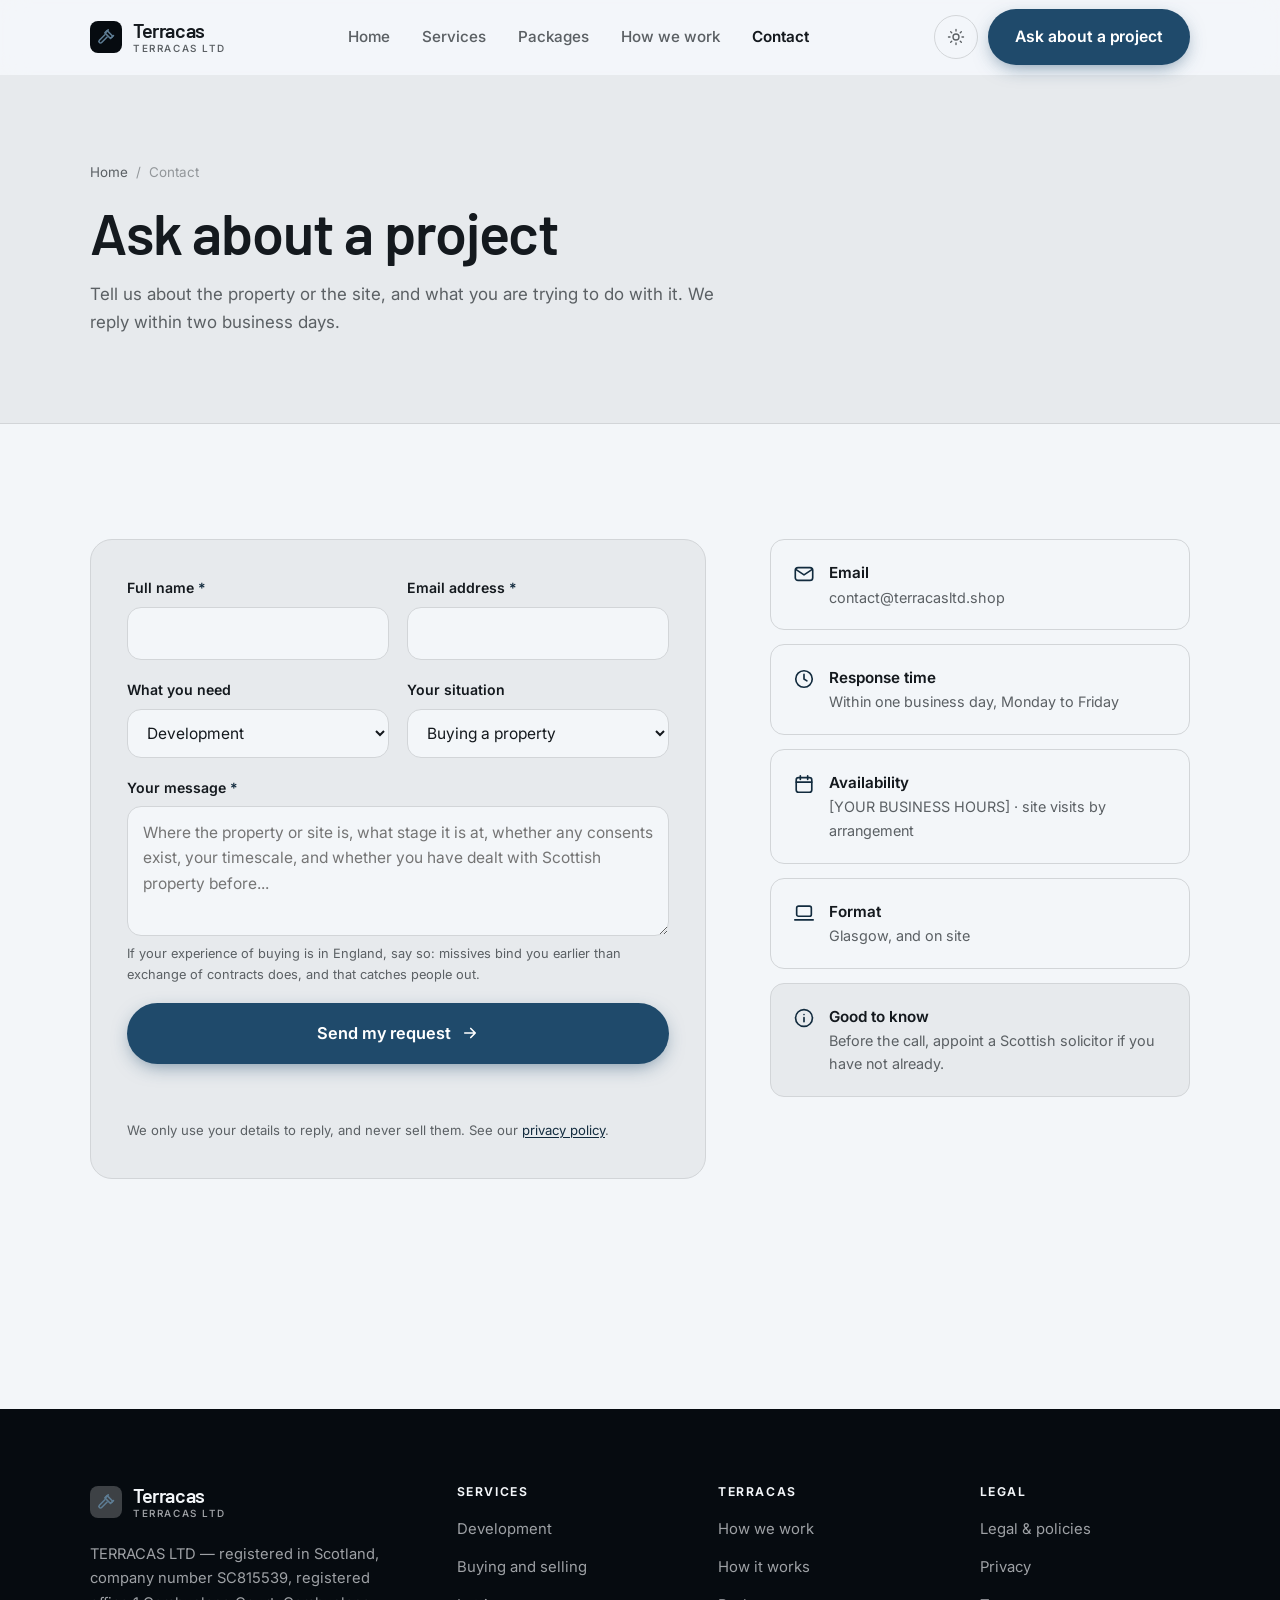
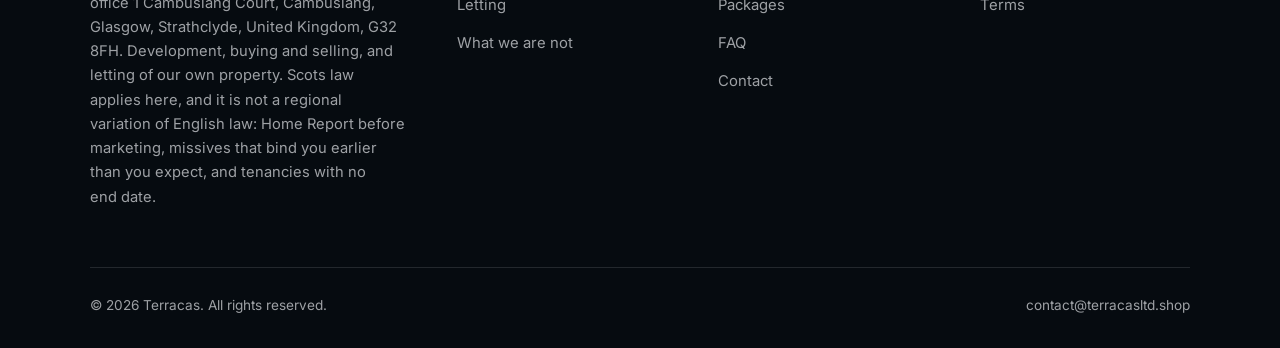
<file: contact.html>
<!DOCTYPE html>
<html lang="en" class="no-js">
<head>
<meta charset="utf-8">
<meta name="viewport" content="width=device-width, initial-scale=1">
<title>Contact — Terracas</title>
<meta name="description" content="Contact Terracas Ltd about a property or development project in Glasgow. We reply within two business days.">
<link rel="canonical" href="https://terracasltd.shop/contact.html">

<meta property="og:type" content="website">
<meta property="og:url" content="https://terracasltd.shop/contact.html">
<meta property="og:site_name" content="Terracas">
<meta property="og:locale" content="en_US">
<meta property="og:title" content="Contact — Terracas">
<meta property="og:description" content="Contact Terracas Ltd about a property or development project in Glasgow. We reply within two business days.">
<meta name="theme-color" content="#060b10">

<link rel="icon" href="assets/img/favicon.svg" type="image/svg+xml">
<link rel="preconnect" href="https://fonts.googleapis.com">
<link rel="preconnect" href="https://fonts.gstatic.com" crossorigin>
<link rel="stylesheet" href="https://fonts.googleapis.com/css2?family=Barlow:wght@400;500;600;700&family=Inter:wght@400..700&display=swap">
<link rel="stylesheet" href="assets/css/style.css">

<!-- Thème appliqué avant le premier rendu (évite le flash) -->
<script>
document.documentElement.classList.remove('no-js');
(function(){try{var t=localStorage.getItem('site-theme');if(t){document.documentElement.setAttribute('data-theme',t);}}catch(e){}})();
</script>
</head>

<body>
<a class="skip-link" href="#main">Skip to main content</a>

<header class="site-header">
  <nav class="wrap nav" aria-label="Main navigation">
    <a class="brand" href="index.html">
      <svg class="brand__mark" viewBox="0 0 64 64" aria-hidden="true">
        <rect class="bm-bg" width="64" height="64" rx="16"/>
        <g class="bm-ic" transform="translate(14 14) scale(1.5)" fill="none" stroke-width="2.1" stroke-linecap="round" stroke-linejoin="round"><path d="M13.5 3.5 21 11l-3 3-7.5-7.5z"/><path d="M10.5 9 3.2 16.3a2.1 2.1 0 0 0 3 3L13.5 12"/><path d="M15 2.5 12 5.5M19.5 12.5 22 10"/></g>
      </svg>
      <span>Terracas<span class="brand__sub">TERRACAS LTD</span></span>
    </a>

    <ul class="nav__links" id="nav-links">
      <li><a href="index.html">Home</a></li>
      <li><a href="programs.html">Services</a></li>
      <li><a href="index.html#pricing">Packages</a></li>
      <li><a href="about.html">How we work</a></li>
      <li><a href="contact.html" aria-current="page">Contact</a></li>
      <li><a class="btn btn--primary" href="contact.html">Ask about a project</a></li>
    </ul>

    <div class="nav__cta">
      <button class="theme-toggle" type="button" aria-label="Switch to dark theme">
        <svg class="icon-sun" viewBox="0 0 24 24" fill="none" stroke="currentColor" stroke-width="1.8" stroke-linecap="round" aria-hidden="true"><circle cx="12" cy="12" r="4"/><path d="M12 2v2m0 16v2M2 12h2m16 0h2M4.9 4.9l1.4 1.4m11.4 11.4 1.4 1.4M19.1 4.9l-1.4 1.4M6.3 17.7l-1.4 1.4"/></svg>
        <svg class="icon-moon" viewBox="0 0 24 24" fill="none" stroke="currentColor" stroke-width="1.8" stroke-linecap="round" stroke-linejoin="round" aria-hidden="true"><path d="M21 12.8A9 9 0 1 1 11.2 3a7 7 0 0 0 9.8 9.8z"/></svg>
      </button>
      <a class="btn btn--primary" href="contact.html">Ask about a project</a>
      <button class="nav__toggle" type="button" aria-expanded="false" aria-controls="nav-links" aria-label="Open menu">
        <svg class="icon-open" viewBox="0 0 24 24" fill="none" stroke="currentColor" stroke-width="2" stroke-linecap="round" aria-hidden="true"><path d="M3 6h18M3 12h18M3 18h18"/></svg>
        <svg class="icon-close" viewBox="0 0 24 24" fill="none" stroke="currentColor" stroke-width="2" stroke-linecap="round" aria-hidden="true"><path d="M6 6l12 12M18 6L6 18"/></svg>
      </button>
    </div>
  </nav>
</header>

<main id="main">

<section class="page-head">
  <div class="wrap">
    <nav class="breadcrumb" aria-label="Breadcrumb">
      <a href="index.html">Home</a><span>/</span><span aria-current="page">Contact</span>
    </nav>
    <h1>Ask about a project</h1>
    <p>Tell us about the property or the site, and what you are trying to do with it. We reply within two business days.</p>
  </div>
</section>

<section class="section wrap">
  <div class="form-layout">

    <!--
      FORM: the action attribute holds a placeholder id. Create a free form at
      https://formspree.io and replace VOTRE_ID_FORMSPREE. Until then, the button
      opens the visitor's email app with a pre-filled message to contact@terracasltd.shop.
    -->
    <form class="form" id="contact-form" action="https://formspree.io/f/VOTRE_ID_FORMSPREE" method="POST"
          data-email="contact@terracasltd.shop" data-subject="Property enquiry"
          data-msg-mail="Your email app will open with the message ready to send." data-msg-sending="Sending…"
          data-msg-ok="Thanks! Your message is on its way. We reply within one business day." data-msg-err="Sending failed. Please email us directly at">
      <div class="form__row">
        <div class="field">
          <label for="nom">Full name <span class="req" aria-hidden="true">*</span></label>
          <input type="text" id="nom" name="nom" autocomplete="name" required>
        </div>
        <div class="field">
          <label for="email">Email address <span class="req" aria-hidden="true">*</span></label>
          <input type="email" id="email" name="email" autocomplete="email" required>
        </div>
      </div>

      <div class="form__row">
        <div class="field">
          <label for="programme">What you need</label>
          <select id="programme" name="programme">
            <option>Development</option>
            <option>Buying and selling</option>
            <option>Letting</option>
            <option>What we are not</option>
            <option>Not sure yet</option>
          </select>
        </div>
        <div class="field">
          <label for="niveau">Your situation</label>
          <select id="niveau" name="niveau">
            <option>Buying a property</option>
            <option>Renting a property</option>
            <option>A development project</option>
            <option>Something else</option>
          </select>
        </div>
      </div>

      <div class="field">
        <label for="message">Your message <span class="req" aria-hidden="true">*</span></label>
        <textarea id="message" name="message" required placeholder="Where the property or site is, what stage it is at, whether any consents exist, your timescale, and whether you have dealt with Scottish property before..."></textarea>
        <span class="field__hint">If your experience of buying is in England, say so: missives bind you earlier than exchange of contracts does, and that catches people out.</span>
      </div>

      <!-- Bot trap: hidden from humans -->
      <div class="visually-hidden" aria-hidden="true">
        <label for="site-web">Leave this field empty</label>
        <input type="text" id="site-web" name="_gotcha" tabindex="-1" autocomplete="off">
      </div>

      <button class="btn btn--primary btn--lg" type="submit">Send my request <svg viewBox="0 0 24 24" fill="none" stroke="currentColor" stroke-width="2.2" stroke-linecap="round" stroke-linejoin="round" aria-hidden="true"><path d="M5 12h14M13 6l6 6-6 6"/></svg></button>

      <p id="form-status" class="form__status" role="status" aria-live="polite"></p>

      <p class="form__note">
        We only use your details to reply, and never sell them. See our <a href="legal.html#privacy">privacy policy</a>.
      </p>
    </form>

    <aside class="contact-aside">
      <div class="contact-card">
        <svg viewBox="0 0 24 24" fill="none" stroke="currentColor" stroke-width="1.8" stroke-linecap="round" stroke-linejoin="round" aria-hidden="true"><rect x="2.5" y="5" width="19" height="14" rx="3"/><path d="M3 7l9 6 9-6"/></svg>
        <div><b>Email</b><a href="mailto:contact@terracasltd.shop">contact@terracasltd.shop</a></div>
      </div>
      <div class="contact-card">
        <svg viewBox="0 0 24 24" fill="none" stroke="currentColor" stroke-width="1.8" stroke-linecap="round" stroke-linejoin="round" aria-hidden="true"><circle cx="12" cy="12" r="9"/><path d="M12 7v5l3.2 2"/></svg>
        <div><b>Response time</b><span>Within one business day, Monday to Friday</span></div>
      </div>
      <div class="contact-card">
        <svg viewBox="0 0 24 24" fill="none" stroke="currentColor" stroke-width="1.8" stroke-linecap="round" stroke-linejoin="round" aria-hidden="true"><rect x="3.5" y="5" width="17" height="16" rx="2.5"/><path d="M8 3v4M16 3v4M3.5 10h17"/></svg>
        <div><b>Availability</b><span>[YOUR BUSINESS HOURS] · site visits by arrangement</span></div>
      </div>
      <div class="contact-card">
        <svg viewBox="0 0 24 24" fill="none" stroke="currentColor" stroke-width="1.8" stroke-linecap="round" stroke-linejoin="round" aria-hidden="true"><rect x="4" y="4.5" width="16" height="11" rx="2"/><path d="M2 19.5h20"/></svg>
        <div><b>Format</b><span>Glasgow, and on site</span></div>
      </div>
      <div class="contact-card contact-card--soft">
        <svg viewBox="0 0 24 24" fill="none" stroke="currentColor" stroke-width="1.8" stroke-linecap="round" stroke-linejoin="round" aria-hidden="true"><circle cx="12" cy="12" r="9.2"/><path d="M12 16v-4.5M12 8.2v.1"/></svg>
        <div><b>Good to know</b><span>Before the call, appoint a Scottish solicitor if you have not already.</span></div>
      </div>
    </aside>

  </div>
</section>

</main>

<footer class="site-footer">
  <div class="wrap">
    <div class="footer__grid">
      <div class="footer__brand">
        <a class="brand" href="index.html">
          <svg class="brand__mark" viewBox="0 0 64 64" aria-hidden="true">
        <rect class="bm-bg" width="64" height="64" rx="16"/>
        <g class="bm-ic" transform="translate(14 14) scale(1.5)" fill="none" stroke-width="2.1" stroke-linecap="round" stroke-linejoin="round"><path d="M13.5 3.5 21 11l-3 3-7.5-7.5z"/><path d="M10.5 9 3.2 16.3a2.1 2.1 0 0 0 3 3L13.5 12"/><path d="M15 2.5 12 5.5M19.5 12.5 22 10"/></g>
      </svg>
          <span>Terracas<span class="brand__sub">TERRACAS LTD</span></span>
        </a>
        <p>TERRACAS LTD — registered in Scotland, company number SC815539, registered office 1 Cambuslang Court, Cambuslang, Glasgow, Strathclyde, United Kingdom, G32 8FH. Development, buying and selling, and letting of our own property. Scots law applies here, and it is not a regional variation of English law: Home Report before marketing, missives that bind you earlier than you expect, and tenancies with no end date.</p>
      </div>

      <div class="footer__col">
        <h4>Services</h4>
        <ul>
          <li><a href="programs.html#development">Development</a></li>
          <li><a href="programs.html#selling">Buying and selling</a></li>
          <li><a href="programs.html#letting">Letting</a></li>
          <li><a href="programs.html#straight">What we are not</a></li>
        </ul>
      </div>

      <div class="footer__col">
        <h4>Terracas</h4>
        <ul>
          <li><a href="about.html">How we work</a></li>
          <li><a href="index.html#how-it-works">How it works</a></li>
          <li><a href="index.html#pricing">Packages</a></li>
          <li><a href="index.html#faq">FAQ</a></li>
          <li><a href="contact.html">Contact</a></li>
        </ul>
      </div>

      <div class="footer__col">
        <h4>Legal</h4>
        <ul>
          <li><a href="legal.html">Legal &amp; policies</a></li>
          <li><a href="legal.html#privacy">Privacy</a></li>
          <li><a href="legal.html#terms">Terms</a></li>
        </ul>
      </div>
    </div>

    <div class="footer__bottom">
      <p>© <span data-year>2026</span> Terracas. All rights reserved.</p>
      <p><a href="mailto:contact@terracasltd.shop">contact@terracasltd.shop</a></p>
    </div>
  </div>
</footer>

<script src="assets/js/main.js" defer></script>
</body>
</html>
</file>
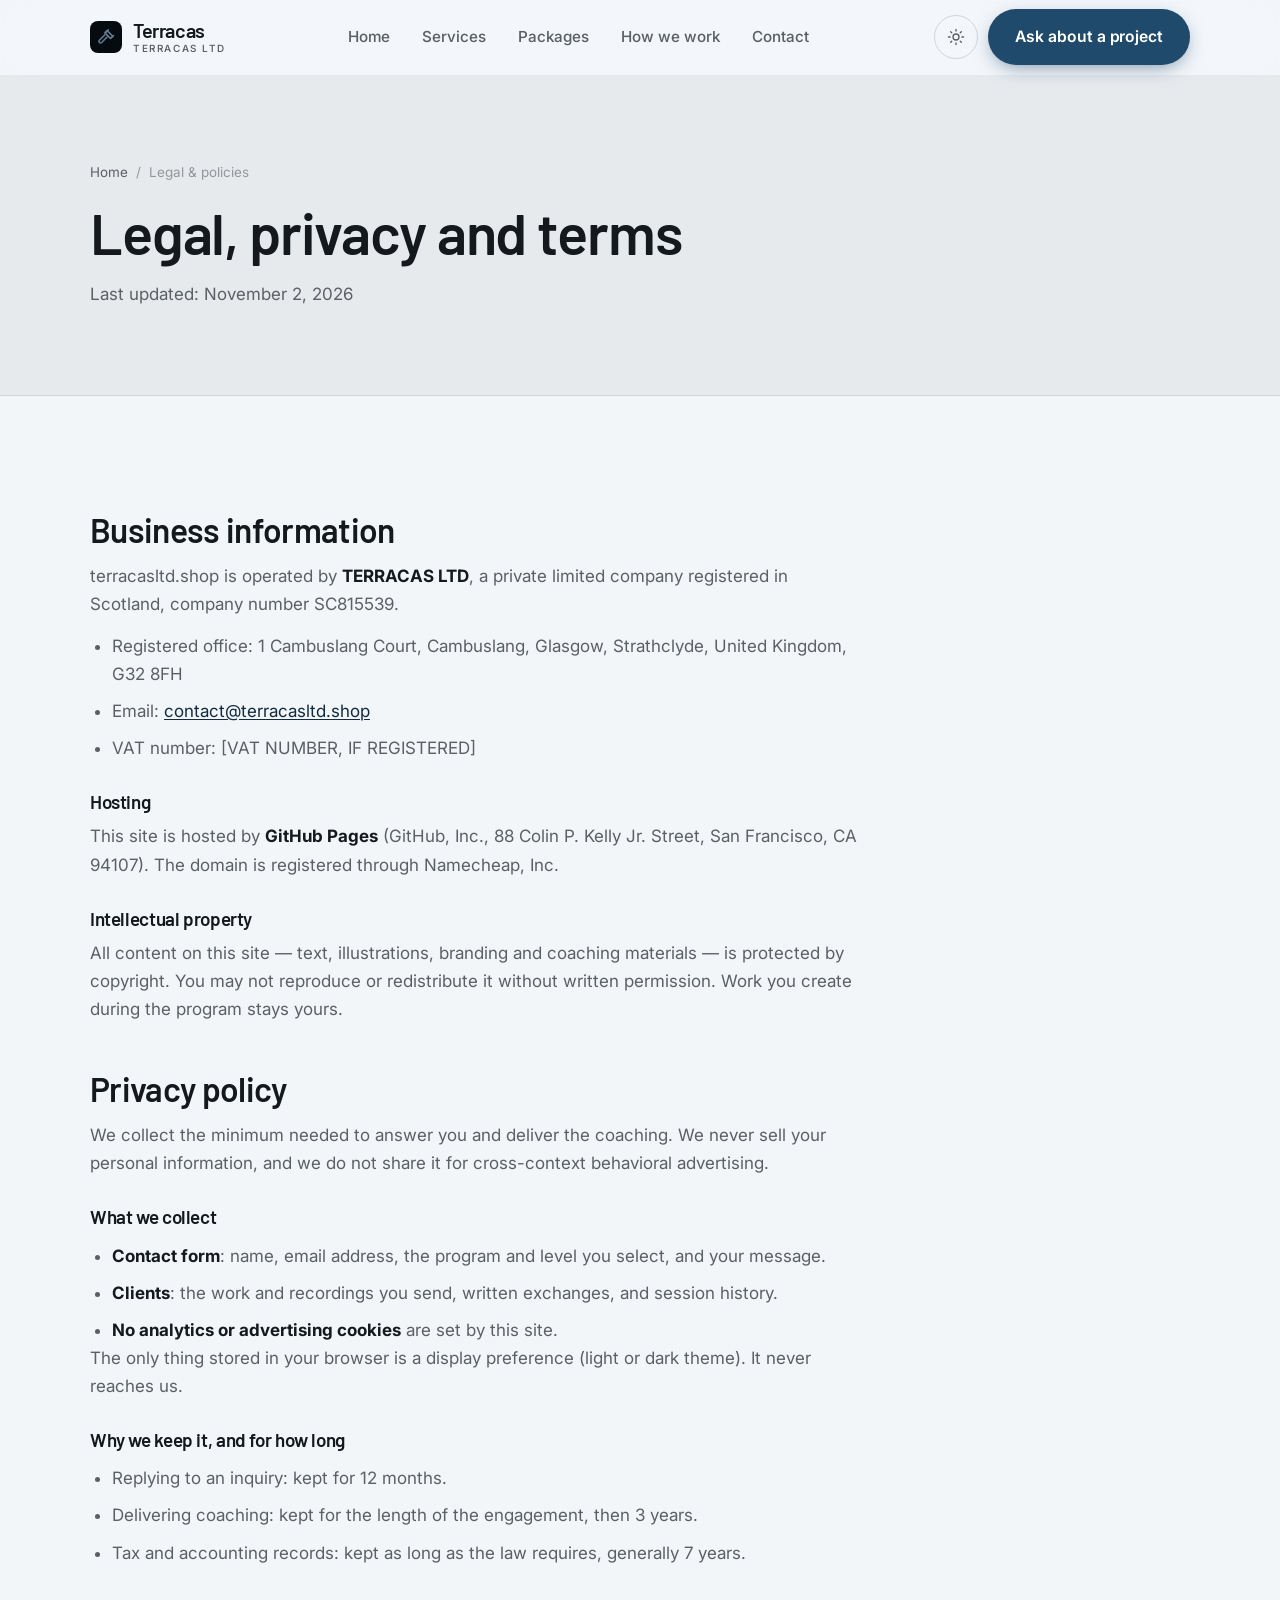
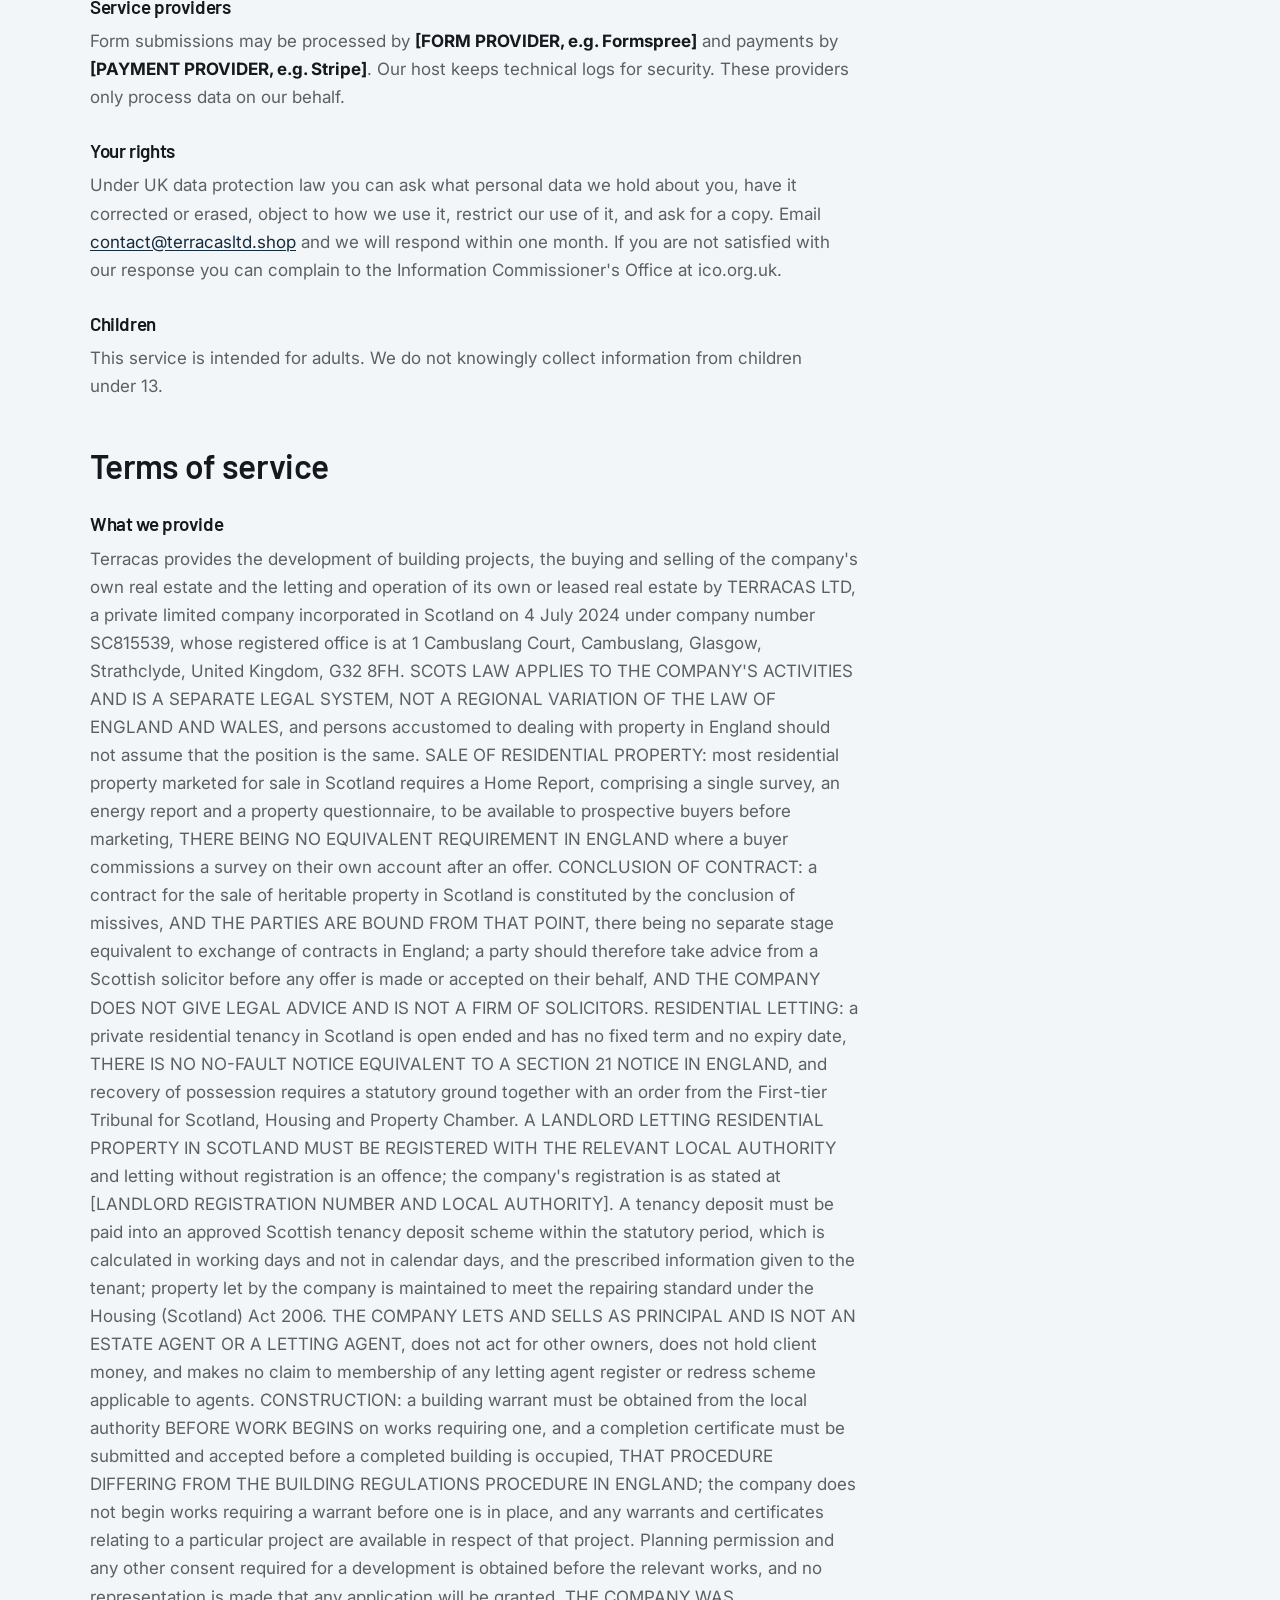
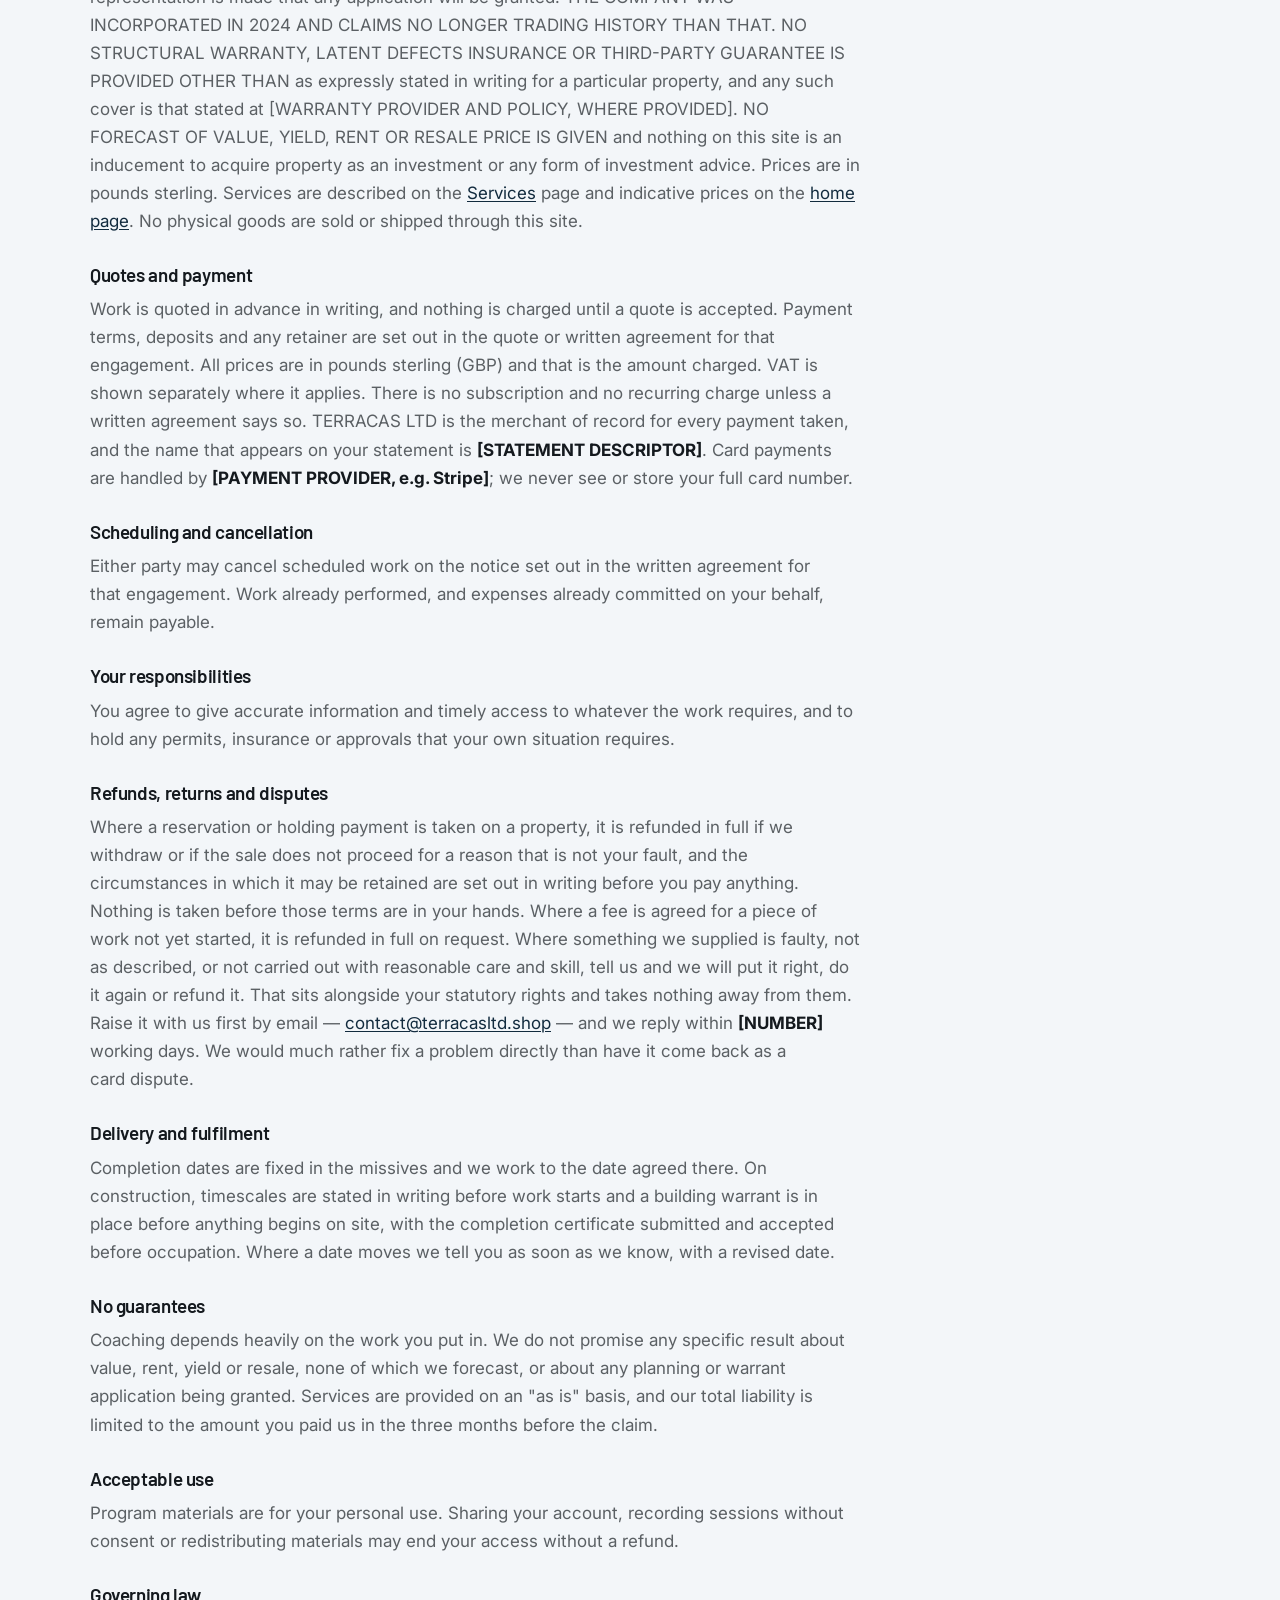
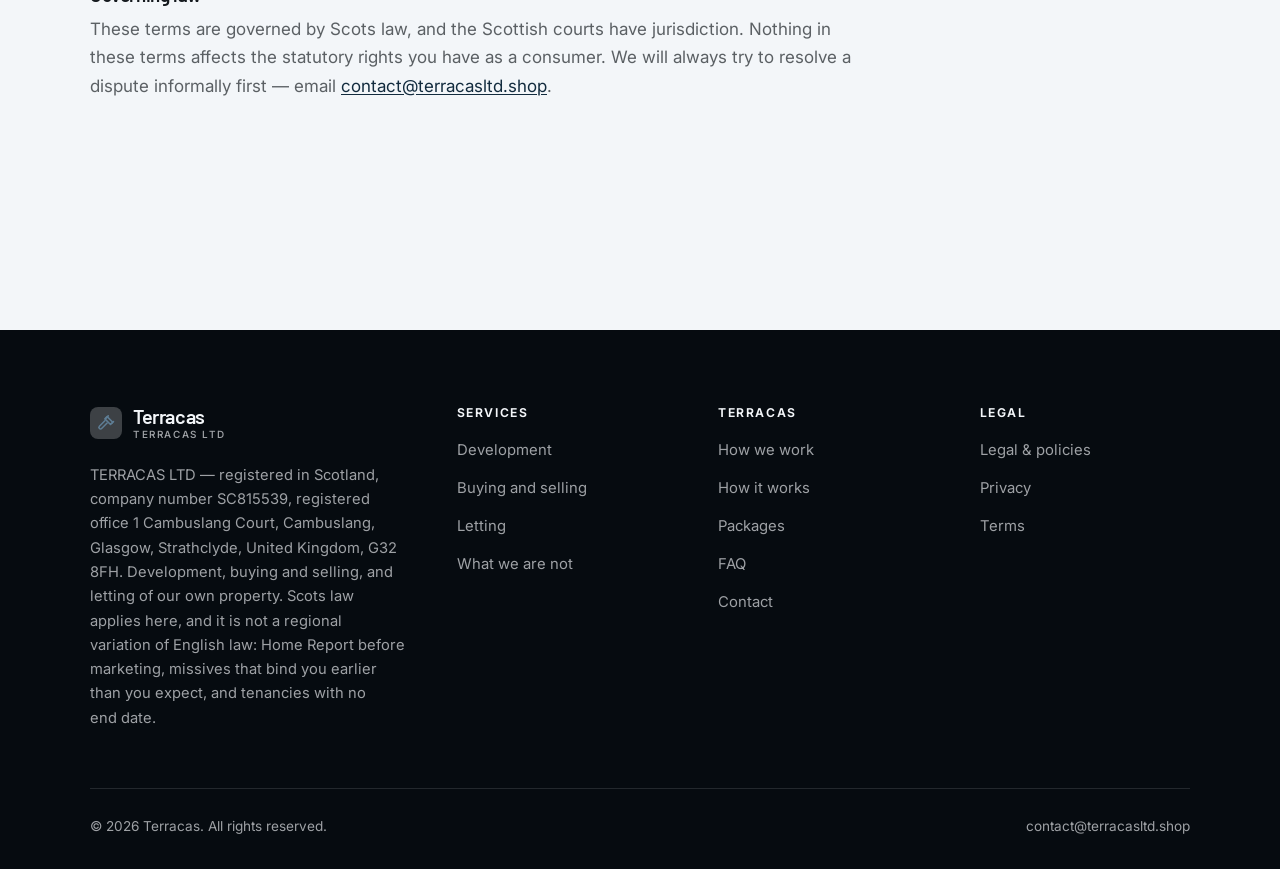
<file: legal.html>
<!DOCTYPE html>
<html lang="en" class="no-js">
<head>
<meta charset="utf-8">
<meta name="viewport" content="width=device-width, initial-scale=1">
<title>Legal, privacy and terms — Terracas</title>
<meta name="description" content="Business information, privacy policy and terms of service for Terracas.">
<meta name="robots" content="noindex">

<meta property="og:type" content="website">
<meta property="og:url" content="https://terracasltd.shop/legal.html">
<meta property="og:site_name" content="Terracas">
<meta property="og:locale" content="en_US">
<meta property="og:title" content="Legal, privacy and terms — Terracas">
<meta property="og:description" content="Business information, privacy policy and terms of service for Terracas.">
<meta name="theme-color" content="#060b10">

<link rel="icon" href="assets/img/favicon.svg" type="image/svg+xml">
<link rel="preconnect" href="https://fonts.googleapis.com">
<link rel="preconnect" href="https://fonts.gstatic.com" crossorigin>
<link rel="stylesheet" href="https://fonts.googleapis.com/css2?family=Barlow:wght@400;500;600;700&family=Inter:wght@400..700&display=swap">
<link rel="stylesheet" href="assets/css/style.css">

<!-- Thème appliqué avant le premier rendu (évite le flash) -->
<script>
document.documentElement.classList.remove('no-js');
(function(){try{var t=localStorage.getItem('site-theme');if(t){document.documentElement.setAttribute('data-theme',t);}}catch(e){}})();
</script>
</head>

<body>
<a class="skip-link" href="#main">Skip to main content</a>

<header class="site-header">
  <nav class="wrap nav" aria-label="Main navigation">
    <a class="brand" href="index.html">
      <svg class="brand__mark" viewBox="0 0 64 64" aria-hidden="true">
        <rect class="bm-bg" width="64" height="64" rx="16"/>
        <g class="bm-ic" transform="translate(14 14) scale(1.5)" fill="none" stroke-width="2.1" stroke-linecap="round" stroke-linejoin="round"><path d="M13.5 3.5 21 11l-3 3-7.5-7.5z"/><path d="M10.5 9 3.2 16.3a2.1 2.1 0 0 0 3 3L13.5 12"/><path d="M15 2.5 12 5.5M19.5 12.5 22 10"/></g>
      </svg>
      <span>Terracas<span class="brand__sub">TERRACAS LTD</span></span>
    </a>

    <ul class="nav__links" id="nav-links">
      <li><a href="index.html">Home</a></li>
      <li><a href="programs.html">Services</a></li>
      <li><a href="index.html#pricing">Packages</a></li>
      <li><a href="about.html">How we work</a></li>
      <li><a href="contact.html">Contact</a></li>
      <li><a class="btn btn--primary" href="contact.html">Ask about a project</a></li>
    </ul>

    <div class="nav__cta">
      <button class="theme-toggle" type="button" aria-label="Switch to dark theme">
        <svg class="icon-sun" viewBox="0 0 24 24" fill="none" stroke="currentColor" stroke-width="1.8" stroke-linecap="round" aria-hidden="true"><circle cx="12" cy="12" r="4"/><path d="M12 2v2m0 16v2M2 12h2m16 0h2M4.9 4.9l1.4 1.4m11.4 11.4 1.4 1.4M19.1 4.9l-1.4 1.4M6.3 17.7l-1.4 1.4"/></svg>
        <svg class="icon-moon" viewBox="0 0 24 24" fill="none" stroke="currentColor" stroke-width="1.8" stroke-linecap="round" stroke-linejoin="round" aria-hidden="true"><path d="M21 12.8A9 9 0 1 1 11.2 3a7 7 0 0 0 9.8 9.8z"/></svg>
      </button>
      <a class="btn btn--primary" href="contact.html">Ask about a project</a>
      <button class="nav__toggle" type="button" aria-expanded="false" aria-controls="nav-links" aria-label="Open menu">
        <svg class="icon-open" viewBox="0 0 24 24" fill="none" stroke="currentColor" stroke-width="2" stroke-linecap="round" aria-hidden="true"><path d="M3 6h18M3 12h18M3 18h18"/></svg>
        <svg class="icon-close" viewBox="0 0 24 24" fill="none" stroke="currentColor" stroke-width="2" stroke-linecap="round" aria-hidden="true"><path d="M6 6l12 12M18 6L6 18"/></svg>
      </button>
    </div>
  </nav>
</header>

<main id="main">

<section class="page-head">
  <div class="wrap">
    <nav class="breadcrumb" aria-label="Breadcrumb">
      <a href="index.html">Home</a><span>/</span><span aria-current="page">Legal &amp; policies</span>
    </nav>
    <h1>Legal, privacy and terms</h1>
    <p>Last updated: <time datetime="2026-11-02">November 2, 2026</time></p>
  </div>
</section>

<section class="section wrap">
  <div class="prose">

    <!--
      TO DO: this is a skeleton, not legal advice. Replace every [BRACKET] with
      your real details before selling, and have a lawyer review it if you can.
      Consumer protection rules differ by state.
    -->

    <h2 id="business">Business information</h2>
    <p>
      terracasltd.shop is operated by <strong>TERRACAS LTD</strong>, a private limited
      company registered in Scotland, company number SC815539.
    </p>
    <ul>
      <li>Registered office: 1 Cambuslang Court, Cambuslang, Glasgow, Strathclyde, United Kingdom, G32 8FH</li>
      <li>Email: <a href="mailto:contact@terracasltd.shop">contact@terracasltd.shop</a></li>
      <li>VAT number: [VAT NUMBER, IF REGISTERED]</li>
    </ul>

    <h3>Hosting</h3>
    <p>
      This site is hosted by <strong>GitHub Pages</strong> (GitHub, Inc., 88 Colin P. Kelly Jr. Street,
      San Francisco, CA 94107). The domain is registered through Namecheap, Inc.
    </p>

    <h3>Intellectual property</h3>
    <p>
      All content on this site — text, illustrations, branding and coaching materials — is protected by
      copyright. You may not reproduce or redistribute it without written permission. Work you create during
      the program stays yours.
    </p>

    <h2 id="privacy">Privacy policy</h2>
    <p>
      We collect the minimum needed to answer you and deliver the coaching. We never sell your personal
      information, and we do not share it for cross-context behavioral advertising.
    </p>
    <h3>What we collect</h3>
    <ul>
      <li><strong>Contact form</strong>: name, email address, the program and level you select, and your message.</li>
      <li><strong>Clients</strong>: the work and recordings you send, written exchanges, and session history.</li>
      <li><strong>No analytics or advertising cookies</strong> are set by this site.</li>
    </ul>
    <p>
      The only thing stored in your browser is a display preference (light or dark theme). It never reaches us.
    </p>
    <h3>Why we keep it, and for how long</h3>
    <ul>
      <li>Replying to an inquiry: kept for 12 months.</li>
      <li>Delivering coaching: kept for the length of the engagement, then 3 years.</li>
      <li>Tax and accounting records: kept as long as the law requires, generally 7 years.</li>
    </ul>
    <h3>Service providers</h3>
    <p>
      Form submissions may be processed by <strong>[FORM PROVIDER, e.g. Formspree]</strong> and payments by
      <strong>[PAYMENT PROVIDER, e.g. Stripe]</strong>. Our host keeps technical logs for security. These
      providers only process data on our behalf.
    </p>
    <h3>Your rights</h3>
    <p>
      Under UK data protection law you can ask what personal data we hold about you, have it corrected or
      erased, object to how we use it, restrict our use of it, and ask for a copy. Email
      <a href="mailto:contact@terracasltd.shop">contact@terracasltd.shop</a> and we will respond within one month. If you are not satisfied with
      our response you can complain to the Information Commissioner's Office at ico.org.uk.
    </p>
    <h3>Children</h3>
    <p>
      This service is intended for adults. We do not knowingly collect information from children under 13.
    </p>

    <h2 id="terms">Terms of service</h2>
    <h3>What we provide</h3>
    <p>
      Terracas provides the development of building projects, the buying and selling of the company's own real estate and the letting and operation of its own or leased real estate by TERRACAS LTD, a private limited company incorporated in Scotland on 4 July 2024 under company number SC815539, whose registered office is at 1 Cambuslang Court, Cambuslang, Glasgow, Strathclyde, United Kingdom, G32 8FH. SCOTS LAW APPLIES TO THE COMPANY'S ACTIVITIES AND IS A SEPARATE LEGAL SYSTEM, NOT A REGIONAL VARIATION OF THE LAW OF ENGLAND AND WALES, and persons accustomed to dealing with property in England should not assume that the position is the same. SALE OF RESIDENTIAL PROPERTY: most residential property marketed for sale in Scotland requires a Home Report, comprising a single survey, an energy report and a property questionnaire, to be available to prospective buyers before marketing, THERE BEING NO EQUIVALENT REQUIREMENT IN ENGLAND where a buyer commissions a survey on their own account after an offer. CONCLUSION OF CONTRACT: a contract for the sale of heritable property in Scotland is constituted by the conclusion of missives, AND THE PARTIES ARE BOUND FROM THAT POINT, there being no separate stage equivalent to exchange of contracts in England; a party should therefore take advice from a Scottish solicitor before any offer is made or accepted on their behalf, AND THE COMPANY DOES NOT GIVE LEGAL ADVICE AND IS NOT A FIRM OF SOLICITORS. RESIDENTIAL LETTING: a private residential tenancy in Scotland is open ended and has no fixed term and no expiry date, THERE IS NO NO-FAULT NOTICE EQUIVALENT TO A SECTION 21 NOTICE IN ENGLAND, and recovery of possession requires a statutory ground together with an order from the First-tier Tribunal for Scotland, Housing and Property Chamber. A LANDLORD LETTING RESIDENTIAL PROPERTY IN SCOTLAND MUST BE REGISTERED WITH THE RELEVANT LOCAL AUTHORITY and letting without registration is an offence; the company's registration is as stated at [LANDLORD REGISTRATION NUMBER AND LOCAL AUTHORITY]. A tenancy deposit must be paid into an approved Scottish tenancy deposit scheme within the statutory period, which is calculated in working days and not in calendar days, and the prescribed information given to the tenant; property let by the company is maintained to meet the repairing standard under the Housing (Scotland) Act 2006. THE COMPANY LETS AND SELLS AS PRINCIPAL AND IS NOT AN ESTATE AGENT OR A LETTING AGENT, does not act for other owners, does not hold client money, and makes no claim to membership of any letting agent register or redress scheme applicable to agents. CONSTRUCTION: a building warrant must be obtained from the local authority BEFORE WORK BEGINS on works requiring one, and a completion certificate must be submitted and accepted before a completed building is occupied, THAT PROCEDURE DIFFERING FROM THE BUILDING REGULATIONS PROCEDURE IN ENGLAND; the company does not begin works requiring a warrant before one is in place, and any warrants and certificates relating to a particular project are available in respect of that project. Planning permission and any other consent required for a development is obtained before the relevant works, and no representation is made that any application will be granted. THE COMPANY WAS INCORPORATED IN 2024 AND CLAIMS NO LONGER TRADING HISTORY THAN THAT. NO STRUCTURAL WARRANTY, LATENT DEFECTS INSURANCE OR THIRD-PARTY GUARANTEE IS PROVIDED OTHER THAN as expressly stated in writing for a particular property, and any such cover is that stated at [WARRANTY PROVIDER AND POLICY, WHERE PROVIDED]. NO FORECAST OF VALUE, YIELD, RENT OR RESALE PRICE IS GIVEN and nothing on this site is an inducement to acquire property as an investment or any form of investment advice. Prices are in pounds sterling. Services are described on the
      <a href="programs.html">Services</a> page and indicative prices on the
      <a href="index.html#pricing">home page</a>.
      No physical goods are sold or shipped through this site.
    </p>
    <h3>Quotes and payment</h3>
    <p>
      Work is quoted in advance in writing, and nothing is charged until a quote is accepted. Payment terms,
      deposits and any retainer are set out in the quote or written agreement for that engagement.
      All prices are in pounds sterling (GBP) and that is the amount charged. VAT is shown separately where it applies.
      There is no subscription and no recurring charge unless a written agreement says so.
      TERRACAS LTD is the merchant of record for every payment taken, and the name that
      appears on your statement is <strong>[STATEMENT DESCRIPTOR]</strong>. Card payments are handled by
      <strong>[PAYMENT PROVIDER, e.g. Stripe]</strong>; we never see or store your full card number.
    </p>
    <h3>Scheduling and cancellation</h3>
    <p>
      Either party may cancel scheduled work on the notice set out in the written agreement for that engagement.
      Work already performed, and expenses already committed on your behalf, remain payable.
    </p>
    <h3>Your responsibilities</h3>
    <p>
      You agree to give accurate information and timely access to whatever the work requires, and to hold any
      permits, insurance or approvals that your own situation requires.
    </p>
    <h3>Refunds, returns and disputes</h3>
    <p>
      Where a reservation or holding payment is taken on a property, it is refunded in full if we withdraw or if the sale does not proceed for a reason that is not your fault, and the circumstances in which it may be retained are set out in writing before you pay anything. Nothing is taken before those terms are in your hands. Where a fee is agreed for a piece of work not yet started, it is refunded in full on request.
      Where something we supplied is faulty, not as described, or not carried out with reasonable care and skill,
      tell us and we will put it right, do it again or refund it. That sits alongside your statutory rights and
      takes nothing away from them. Raise it with us first by email —
      <a href="mailto:contact@terracasltd.shop">contact@terracasltd.shop</a> — and we reply within <strong>[NUMBER]</strong> working days.
      We would much rather fix a problem directly than have it come back as a card dispute.
    </p>
    <h3>Delivery and fulfilment</h3>
    <p>
      Completion dates are fixed in the missives and we work to the date agreed there. On construction, timescales are stated in writing before work starts and a building warrant is in place before anything begins on site, with the completion certificate submitted and accepted before occupation. Where a date moves we tell you as soon as we know, with a revised date.
    </p>

    <h3>No guarantees</h3>
    <p>
      Coaching depends heavily on the work you put in. We do not promise any specific result
      about value, rent, yield or resale, none of which we forecast, or about any planning or warrant application being granted. Services are provided on an "as is" basis, and our total
      liability is limited to the amount you paid us in the three months before the claim.
    </p>
    <h3>Acceptable use</h3>
    <p>
      Program materials are for your personal use. Sharing your account, recording sessions without consent
      or redistributing materials may end your access without a refund.
    </p>
    <h3>Governing law</h3>
    <p>
      These terms are governed by Scots law, and the Scottish courts have jurisdiction. Nothing in these terms affects the statutory rights you have as a consumer. We will always
      try to resolve a dispute informally first — email <a href="mailto:contact@terracasltd.shop">contact@terracasltd.shop</a>.
    </p>

  </div>
</section>

</main>

<footer class="site-footer">
  <div class="wrap">
    <div class="footer__grid">
      <div class="footer__brand">
        <a class="brand" href="index.html">
          <svg class="brand__mark" viewBox="0 0 64 64" aria-hidden="true">
        <rect class="bm-bg" width="64" height="64" rx="16"/>
        <g class="bm-ic" transform="translate(14 14) scale(1.5)" fill="none" stroke-width="2.1" stroke-linecap="round" stroke-linejoin="round"><path d="M13.5 3.5 21 11l-3 3-7.5-7.5z"/><path d="M10.5 9 3.2 16.3a2.1 2.1 0 0 0 3 3L13.5 12"/><path d="M15 2.5 12 5.5M19.5 12.5 22 10"/></g>
      </svg>
          <span>Terracas<span class="brand__sub">TERRACAS LTD</span></span>
        </a>
        <p>TERRACAS LTD — registered in Scotland, company number SC815539, registered office 1 Cambuslang Court, Cambuslang, Glasgow, Strathclyde, United Kingdom, G32 8FH. Development, buying and selling, and letting of our own property. Scots law applies here, and it is not a regional variation of English law: Home Report before marketing, missives that bind you earlier than you expect, and tenancies with no end date.</p>
      </div>

      <div class="footer__col">
        <h4>Services</h4>
        <ul>
          <li><a href="programs.html#development">Development</a></li>
          <li><a href="programs.html#selling">Buying and selling</a></li>
          <li><a href="programs.html#letting">Letting</a></li>
          <li><a href="programs.html#straight">What we are not</a></li>
        </ul>
      </div>

      <div class="footer__col">
        <h4>Terracas</h4>
        <ul>
          <li><a href="about.html">How we work</a></li>
          <li><a href="index.html#how-it-works">How it works</a></li>
          <li><a href="index.html#pricing">Packages</a></li>
          <li><a href="index.html#faq">FAQ</a></li>
          <li><a href="contact.html">Contact</a></li>
        </ul>
      </div>

      <div class="footer__col">
        <h4>Legal</h4>
        <ul>
          <li><a href="legal.html">Legal &amp; policies</a></li>
          <li><a href="legal.html#privacy">Privacy</a></li>
          <li><a href="legal.html#terms">Terms</a></li>
        </ul>
      </div>
    </div>

    <div class="footer__bottom">
      <p>© <span data-year>2026</span> Terracas. All rights reserved.</p>
      <p><a href="mailto:contact@terracasltd.shop">contact@terracasltd.shop</a></p>
    </div>
  </div>
</footer>

<script src="assets/js/main.js" defer></script>
</body>
</html>
</file>
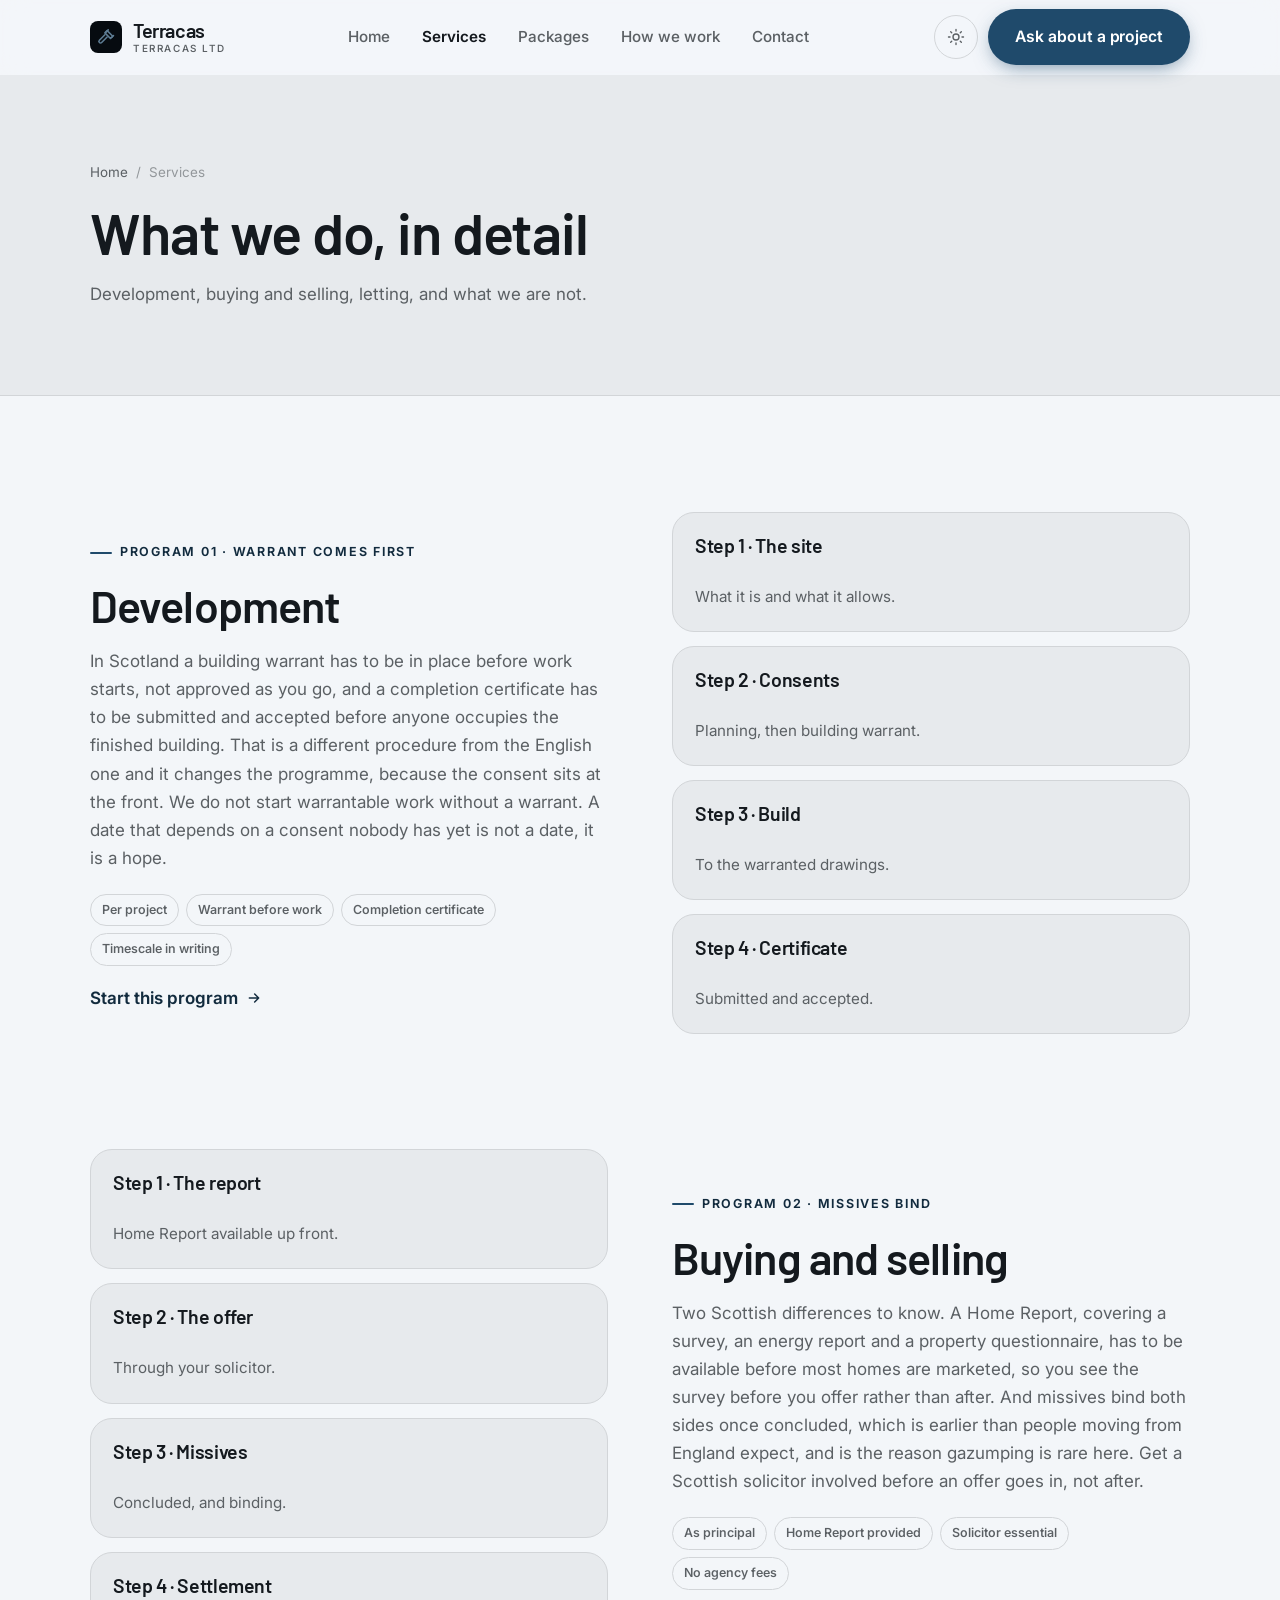
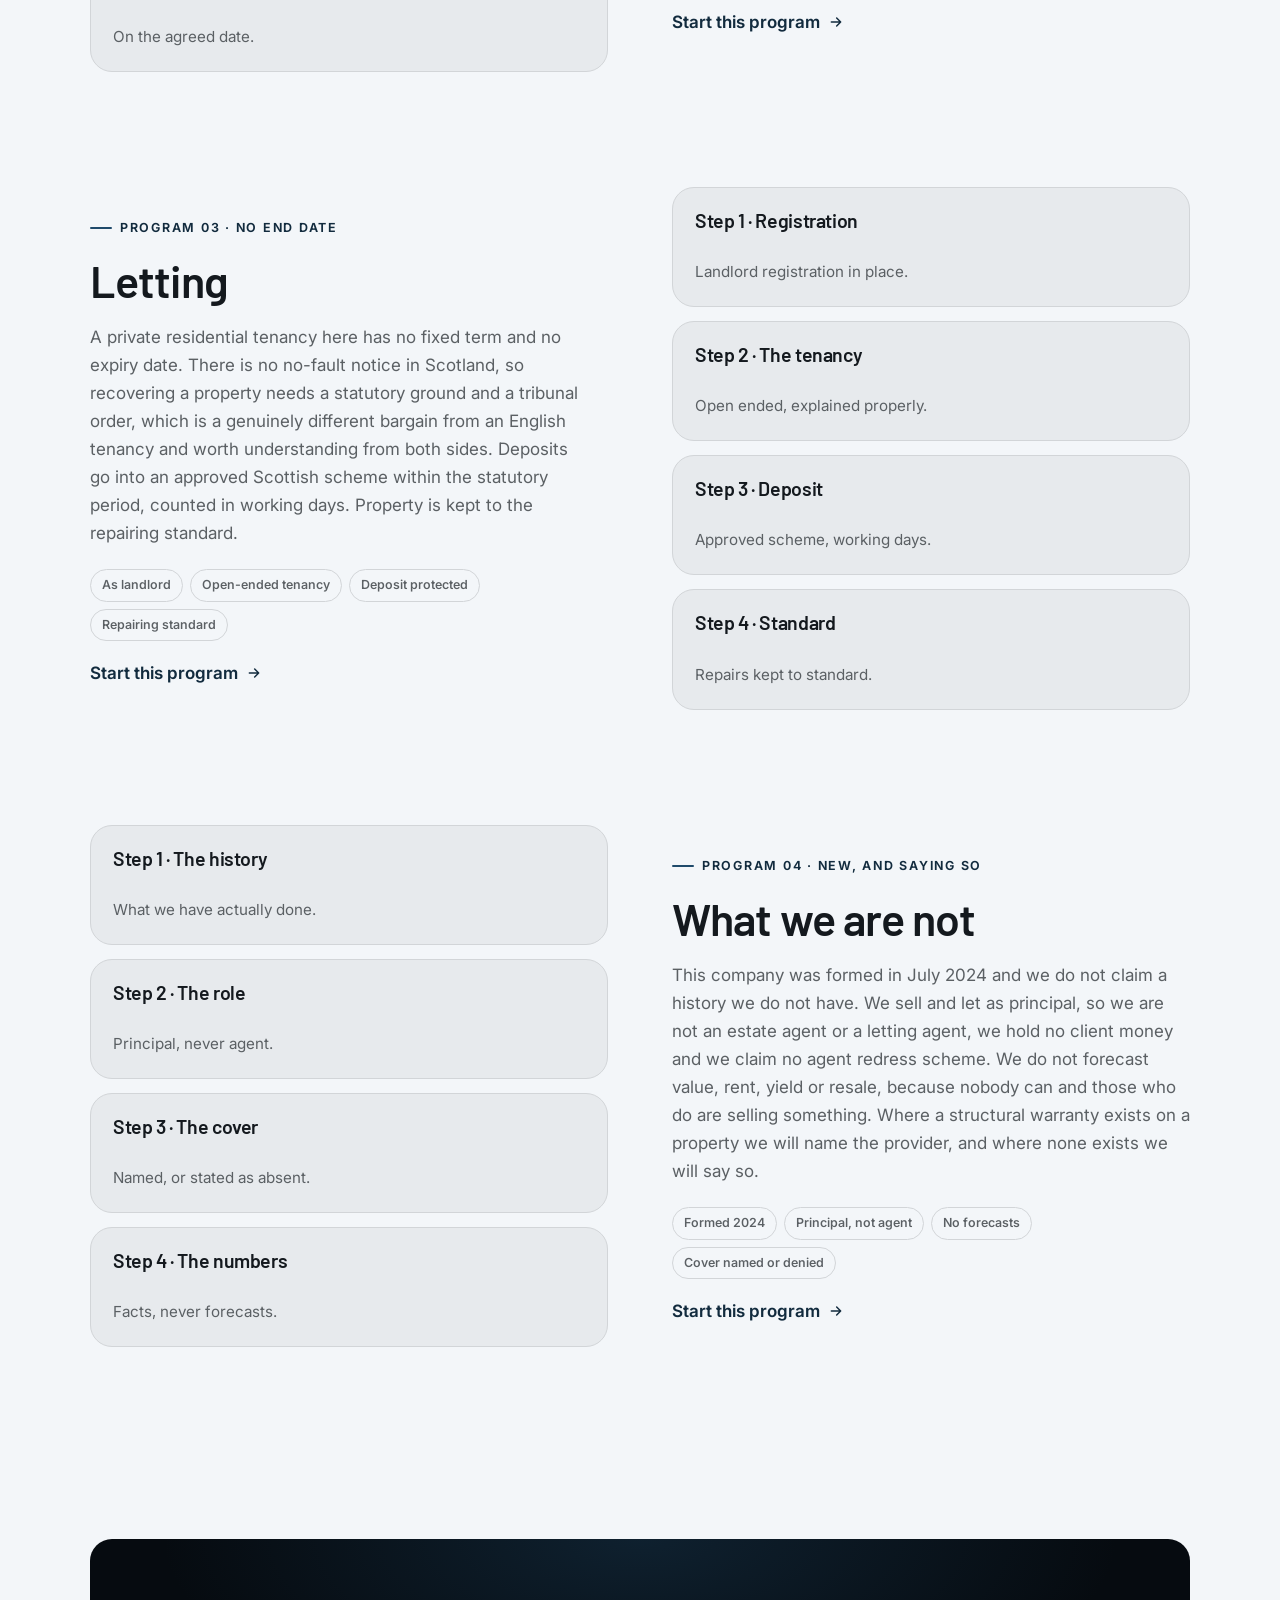
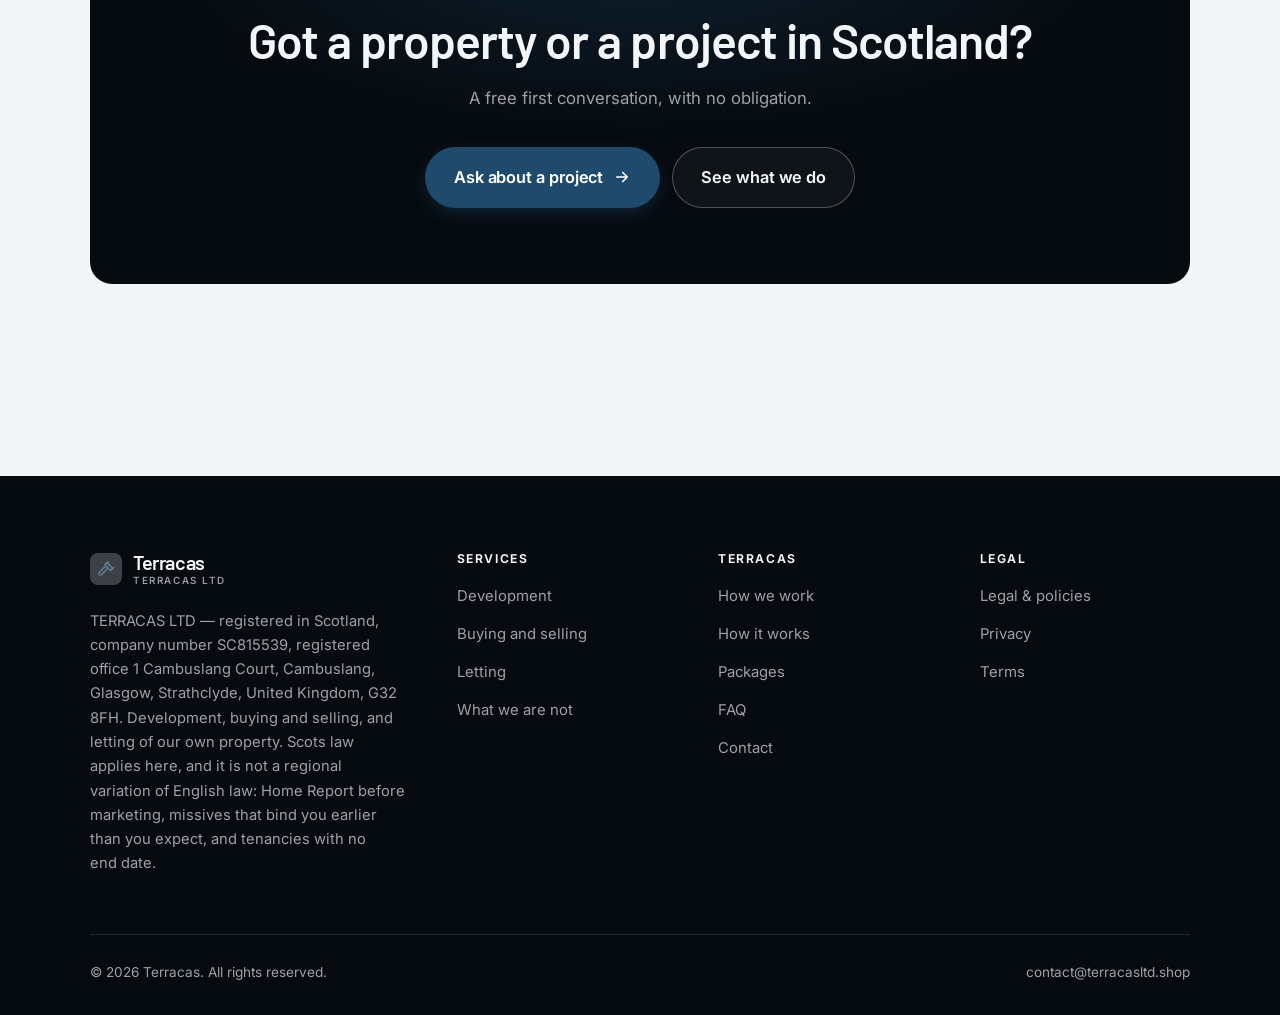
<file: programs.html>
<!DOCTYPE html>
<html lang="en" class="no-js">
<head>
<meta charset="utf-8">
<meta name="viewport" content="width=device-width, initial-scale=1">
<title>Services — Terracas</title>
<meta name="description" content="What Terracas Ltd does: property development, buying and selling as principal, letting under Scottish private residential tenancies.">
<link rel="canonical" href="https://terracasltd.shop/programs.html">

<meta property="og:type" content="website">
<meta property="og:url" content="https://terracasltd.shop/programs.html">
<meta property="og:site_name" content="Terracas">
<meta property="og:locale" content="en_US">
<meta property="og:title" content="Services — Terracas">
<meta property="og:description" content="What Terracas Ltd does: property development, buying and selling as principal, letting under Scottish private residential tenancies.">
<meta name="theme-color" content="#060b10">

<link rel="icon" href="assets/img/favicon.svg" type="image/svg+xml">
<link rel="preconnect" href="https://fonts.googleapis.com">
<link rel="preconnect" href="https://fonts.gstatic.com" crossorigin>
<link rel="stylesheet" href="https://fonts.googleapis.com/css2?family=Barlow:wght@400;500;600;700&family=Inter:wght@400..700&display=swap">
<link rel="stylesheet" href="assets/css/style.css">

<!-- Thème appliqué avant le premier rendu (évite le flash) -->
<script>
document.documentElement.classList.remove('no-js');
(function(){try{var t=localStorage.getItem('site-theme');if(t){document.documentElement.setAttribute('data-theme',t);}}catch(e){}})();
</script>
</head>

<body>
<a class="skip-link" href="#main">Skip to main content</a>

<header class="site-header">
  <nav class="wrap nav" aria-label="Main navigation">
    <a class="brand" href="index.html">
      <svg class="brand__mark" viewBox="0 0 64 64" aria-hidden="true">
        <rect class="bm-bg" width="64" height="64" rx="16"/>
        <g class="bm-ic" transform="translate(14 14) scale(1.5)" fill="none" stroke-width="2.1" stroke-linecap="round" stroke-linejoin="round"><path d="M13.5 3.5 21 11l-3 3-7.5-7.5z"/><path d="M10.5 9 3.2 16.3a2.1 2.1 0 0 0 3 3L13.5 12"/><path d="M15 2.5 12 5.5M19.5 12.5 22 10"/></g>
      </svg>
      <span>Terracas<span class="brand__sub">TERRACAS LTD</span></span>
    </a>

    <ul class="nav__links" id="nav-links">
      <li><a href="index.html">Home</a></li>
      <li><a href="programs.html" aria-current="page">Services</a></li>
      <li><a href="index.html#pricing">Packages</a></li>
      <li><a href="about.html">How we work</a></li>
      <li><a href="contact.html">Contact</a></li>
      <li><a class="btn btn--primary" href="contact.html">Ask about a project</a></li>
    </ul>

    <div class="nav__cta">
      <button class="theme-toggle" type="button" aria-label="Switch to dark theme">
        <svg class="icon-sun" viewBox="0 0 24 24" fill="none" stroke="currentColor" stroke-width="1.8" stroke-linecap="round" aria-hidden="true"><circle cx="12" cy="12" r="4"/><path d="M12 2v2m0 16v2M2 12h2m16 0h2M4.9 4.9l1.4 1.4m11.4 11.4 1.4 1.4M19.1 4.9l-1.4 1.4M6.3 17.7l-1.4 1.4"/></svg>
        <svg class="icon-moon" viewBox="0 0 24 24" fill="none" stroke="currentColor" stroke-width="1.8" stroke-linecap="round" stroke-linejoin="round" aria-hidden="true"><path d="M21 12.8A9 9 0 1 1 11.2 3a7 7 0 0 0 9.8 9.8z"/></svg>
      </button>
      <a class="btn btn--primary" href="contact.html">Ask about a project</a>
      <button class="nav__toggle" type="button" aria-expanded="false" aria-controls="nav-links" aria-label="Open menu">
        <svg class="icon-open" viewBox="0 0 24 24" fill="none" stroke="currentColor" stroke-width="2" stroke-linecap="round" aria-hidden="true"><path d="M3 6h18M3 12h18M3 18h18"/></svg>
        <svg class="icon-close" viewBox="0 0 24 24" fill="none" stroke="currentColor" stroke-width="2" stroke-linecap="round" aria-hidden="true"><path d="M6 6l12 12M18 6L6 18"/></svg>
      </button>
    </div>
  </nav>
</header>

<main id="main">

<section class="page-head">
  <div class="wrap">
    <nav class="breadcrumb" aria-label="Breadcrumb">
      <a href="index.html">Home</a><span>/</span><span aria-current="page">Services</span>
    </nav>
    <h1>What we do, in detail</h1>
    <p>Development, buying and selling, letting, and what we are not.</p>
  </div>
</section>

<section class="section wrap" id="development">
  <div class="split reveal">
    <div>
      <span class="eyebrow">Program 01 · Warrant comes first</span>
      <h2>Development</h2>
      <p>In Scotland a building warrant has to be in place before work starts, not approved as you go, and a completion certificate has to be submitted and accepted before anyone occupies the finished building. That is a different procedure from the English one and it changes the programme, because the consent sits at the front. We do not start warrantable work without a warrant. A date that depends on a consent nobody has yet is not a date, it is a hope.</p>
      <ul class="tags"><li>Per project</li><li>Warrant before work</li><li>Completion certificate</li><li>Timescale in writing</li></ul>
      <p><a class="arrow-link" href="contact.html">Start this program <svg viewBox="0 0 24 24" fill="none" stroke="currentColor" stroke-width="2.2" stroke-linecap="round" stroke-linejoin="round" aria-hidden="true"><path d="M5 12h14M13 6l6 6-6 6"/></svg></a></p>
    </div>
    <div class="grid grid--2 grid--tight">
      <article class="card card--sm">
        <h3>Step 1 · The site</h3>
        <p>What it is and what it allows.</p>
      </article>
      <article class="card card--sm">
        <h3>Step 2 · Consents</h3>
        <p>Planning, then building warrant.</p>
      </article>
      <article class="card card--sm">
        <h3>Step 3 · Build</h3>
        <p>To the warranted drawings.</p>
      </article>
      <article class="card card--sm">
        <h3>Step 4 · Certificate</h3>
        <p>Submitted and accepted.</p>
      </article>
    </div>
  </div>
</section>

<section class="section section--flush wrap" id="selling">
  <div class="split reveal">
    <div class="grid grid--2 grid--tight">
      <article class="card card--sm">
        <h3>Step 1 · The report</h3>
        <p>Home Report available up front.</p>
      </article>
      <article class="card card--sm">
        <h3>Step 2 · The offer</h3>
        <p>Through your solicitor.</p>
      </article>
      <article class="card card--sm">
        <h3>Step 3 · Missives</h3>
        <p>Concluded, and binding.</p>
      </article>
      <article class="card card--sm">
        <h3>Step 4 · Settlement</h3>
        <p>On the agreed date.</p>
      </article>
    </div>
    <div>
      <span class="eyebrow">Program 02 · Missives bind</span>
      <h2>Buying and selling</h2>
      <p>Two Scottish differences to know. A Home Report, covering a survey, an energy report and a property questionnaire, has to be available before most homes are marketed, so you see the survey before you offer rather than after. And missives bind both sides once concluded, which is earlier than people moving from England expect, and is the reason gazumping is rare here. Get a Scottish solicitor involved before an offer goes in, not after.</p>
      <ul class="tags"><li>As principal</li><li>Home Report provided</li><li>Solicitor essential</li><li>No agency fees</li></ul>
      <p><a class="arrow-link" href="contact.html">Start this program <svg viewBox="0 0 24 24" fill="none" stroke="currentColor" stroke-width="2.2" stroke-linecap="round" stroke-linejoin="round" aria-hidden="true"><path d="M5 12h14M13 6l6 6-6 6"/></svg></a></p>
    </div>
  </div>
</section>

<section class="section section--flush wrap" id="letting">
  <div class="split reveal">
    <div>
      <span class="eyebrow">Program 03 · No end date</span>
      <h2>Letting</h2>
      <p>A private residential tenancy here has no fixed term and no expiry date. There is no no-fault notice in Scotland, so recovering a property needs a statutory ground and a tribunal order, which is a genuinely different bargain from an English tenancy and worth understanding from both sides. Deposits go into an approved Scottish scheme within the statutory period, counted in working days. Property is kept to the repairing standard.</p>
      <ul class="tags"><li>As landlord</li><li>Open-ended tenancy</li><li>Deposit protected</li><li>Repairing standard</li></ul>
      <p><a class="arrow-link" href="contact.html">Start this program <svg viewBox="0 0 24 24" fill="none" stroke="currentColor" stroke-width="2.2" stroke-linecap="round" stroke-linejoin="round" aria-hidden="true"><path d="M5 12h14M13 6l6 6-6 6"/></svg></a></p>
    </div>
    <div class="grid grid--2 grid--tight">
      <article class="card card--sm">
        <h3>Step 1 · Registration</h3>
        <p>Landlord registration in place.</p>
      </article>
      <article class="card card--sm">
        <h3>Step 2 · The tenancy</h3>
        <p>Open ended, explained properly.</p>
      </article>
      <article class="card card--sm">
        <h3>Step 3 · Deposit</h3>
        <p>Approved scheme, working days.</p>
      </article>
      <article class="card card--sm">
        <h3>Step 4 · Standard</h3>
        <p>Repairs kept to standard.</p>
      </article>
    </div>
  </div>
</section>

<section class="section section--flush wrap" id="straight">
  <div class="split reveal">
    <div class="grid grid--2 grid--tight">
      <article class="card card--sm">
        <h3>Step 1 · The history</h3>
        <p>What we have actually done.</p>
      </article>
      <article class="card card--sm">
        <h3>Step 2 · The role</h3>
        <p>Principal, never agent.</p>
      </article>
      <article class="card card--sm">
        <h3>Step 3 · The cover</h3>
        <p>Named, or stated as absent.</p>
      </article>
      <article class="card card--sm">
        <h3>Step 4 · The numbers</h3>
        <p>Facts, never forecasts.</p>
      </article>
    </div>
    <div>
      <span class="eyebrow">Program 04 · New, and saying so</span>
      <h2>What we are not</h2>
      <p>This company was formed in July 2024 and we do not claim a history we do not have. We sell and let as principal, so we are not an estate agent or a letting agent, we hold no client money and we claim no agent redress scheme. We do not forecast value, rent, yield or resale, because nobody can and those who do are selling something. Where a structural warranty exists on a property we will name the provider, and where none exists we will say so.</p>
      <ul class="tags"><li>Formed 2024</li><li>Principal, not agent</li><li>No forecasts</li><li>Cover named or denied</li></ul>
      <p><a class="arrow-link" href="contact.html">Start this program <svg viewBox="0 0 24 24" fill="none" stroke="currentColor" stroke-width="2.2" stroke-linecap="round" stroke-linejoin="round" aria-hidden="true"><path d="M5 12h14M13 6l6 6-6 6"/></svg></a></p>
    </div>
  </div>
</section>

<section class="wrap section--tight">
  <div class="cta-band reveal">
    <h2>Got a property or a project in Scotland?</h2>
    <p>A free first conversation, with no obligation.</p>
    <div class="hero__actions">
      <a class="btn btn--primary btn--lg" href="contact.html">Ask about a project <svg viewBox="0 0 24 24" fill="none" stroke="currentColor" stroke-width="2.2" stroke-linecap="round" stroke-linejoin="round" aria-hidden="true"><path d="M5 12h14M13 6l6 6-6 6"/></svg></a>
      <a class="btn btn--on-dark btn--lg" href="programs.html">See what we do</a>
    </div>
  </div>
</section>

</main>

<footer class="site-footer">
  <div class="wrap">
    <div class="footer__grid">
      <div class="footer__brand">
        <a class="brand" href="index.html">
          <svg class="brand__mark" viewBox="0 0 64 64" aria-hidden="true">
        <rect class="bm-bg" width="64" height="64" rx="16"/>
        <g class="bm-ic" transform="translate(14 14) scale(1.5)" fill="none" stroke-width="2.1" stroke-linecap="round" stroke-linejoin="round"><path d="M13.5 3.5 21 11l-3 3-7.5-7.5z"/><path d="M10.5 9 3.2 16.3a2.1 2.1 0 0 0 3 3L13.5 12"/><path d="M15 2.5 12 5.5M19.5 12.5 22 10"/></g>
      </svg>
          <span>Terracas<span class="brand__sub">TERRACAS LTD</span></span>
        </a>
        <p>TERRACAS LTD — registered in Scotland, company number SC815539, registered office 1 Cambuslang Court, Cambuslang, Glasgow, Strathclyde, United Kingdom, G32 8FH. Development, buying and selling, and letting of our own property. Scots law applies here, and it is not a regional variation of English law: Home Report before marketing, missives that bind you earlier than you expect, and tenancies with no end date.</p>
      </div>

      <div class="footer__col">
        <h4>Services</h4>
        <ul>
          <li><a href="programs.html#development">Development</a></li>
          <li><a href="programs.html#selling">Buying and selling</a></li>
          <li><a href="programs.html#letting">Letting</a></li>
          <li><a href="programs.html#straight">What we are not</a></li>
        </ul>
      </div>

      <div class="footer__col">
        <h4>Terracas</h4>
        <ul>
          <li><a href="about.html">How we work</a></li>
          <li><a href="index.html#how-it-works">How it works</a></li>
          <li><a href="index.html#pricing">Packages</a></li>
          <li><a href="index.html#faq">FAQ</a></li>
          <li><a href="contact.html">Contact</a></li>
        </ul>
      </div>

      <div class="footer__col">
        <h4>Legal</h4>
        <ul>
          <li><a href="legal.html">Legal &amp; policies</a></li>
          <li><a href="legal.html#privacy">Privacy</a></li>
          <li><a href="legal.html#terms">Terms</a></li>
        </ul>
      </div>
    </div>

    <div class="footer__bottom">
      <p>© <span data-year>2026</span> Terracas. All rights reserved.</p>
      <p><a href="mailto:contact@terracasltd.shop">contact@terracasltd.shop</a></p>
    </div>
  </div>
</footer>

<script src="assets/js/main.js" defer></script>
</body>
</html>
</file>
<file: assets/css/style.css>
/* Terracas — couleurs et polices de la marque.
   Modifier ces valeurs suffit à changer l'identité visuelle de tout le site. */
:root {
  --c-accent:    #1f4a6b;
  --c-on-accent: #ffffff;
  --c-ink:       #060b10;
  --c-paper:     #f3f6f9;

  --accent-ink-light: color-mix(in srgb, var(--c-accent) 58%, black);
  --accent-on-dark:   color-mix(in srgb, var(--c-accent) 72%, white);

  --font-display: "Barlow", system-ui, -apple-system, "Segoe UI", sans-serif;
  --font-body: "Inter", system-ui, -apple-system, "Segoe UI", sans-serif;
  --display-weight: 600;
  --display-tracking: -.02em;
}

/* ==========================================================================
   Feuille de style commune aux sites de coaching
   Les couleurs de marque (--c-accent, --c-on-accent, --c-ink, --c-paper) et
   les polices sont définies juste au-dessus, par site. Tout le reste en dérive.
   ========================================================================== */

/* --------------------------------------------------------------------------
   1. Tokens dérivés
   -------------------------------------------------------------------------- */

:root {
  /* Thème clair */
  --paper:      var(--c-paper);
  --paper-2:    color-mix(in srgb, var(--c-paper) 95%, var(--c-ink));
  --paper-3:    color-mix(in srgb, var(--c-paper) 89%, var(--c-ink));
  --line:       color-mix(in srgb, var(--c-paper) 86%, var(--c-ink));
  --text:       color-mix(in srgb, var(--c-ink) 94%, var(--c-paper));
  --muted:      color-mix(in srgb, var(--c-ink) 64%, var(--c-paper));
  --accent:     var(--c-accent);
  --accent-600: color-mix(in srgb, var(--c-accent) 86%, black);
  --accent-ink: var(--accent-ink-light);
  --on-accent:  var(--c-on-accent);
  --ink:        var(--c-ink);
  --ink-soft:   color-mix(in srgb, var(--c-ink) 90%, white);
  --on-ink:     var(--c-paper);
  --on-ink-mut: color-mix(in srgb, var(--c-paper) 64%, var(--c-ink));
  --brand-bg:   var(--c-ink);

  /* Rayons */
  --r-sm: 8px;
  --r-md: 14px;
  --r-lg: 22px;
  --r-full: 999px;

  /* Ombres */
  --sh-1: 0 1px 2px rgba(0, 0, 0, .05), 0 2px 8px rgba(0, 0, 0, .04);
  --sh-2: 0 2px 4px rgba(0, 0, 0, .05), 0 12px 32px rgba(0, 0, 0, .09);
  --sh-3: 0 4px 8px rgba(0, 0, 0, .06), 0 24px 56px rgba(0, 0, 0, .14);

  /* Rythme */
  --gutter: clamp(16px, 4vw, 40px);
  --maxw: 1180px;
  --section-y: clamp(64px, 9vw, 124px);

  --ease: cubic-bezier(.22, .61, .36, 1);
}

/* Thème sombre — suit le système, sauf si l'utilisateur a choisi « clair » */
@media (prefers-color-scheme: dark) {
  :root:not([data-theme="light"]) {
    --paper:      var(--c-ink);
    --paper-2:    color-mix(in srgb, var(--c-ink) 92%, white);
    --paper-3:    color-mix(in srgb, var(--c-ink) 86%, white);
    --line:       color-mix(in srgb, var(--c-ink) 80%, white);
    --text:       color-mix(in srgb, var(--c-paper) 94%, var(--c-ink));
    --muted:      color-mix(in srgb, var(--c-paper) 66%, var(--c-ink));
    --accent-ink: var(--accent-on-dark);
    --ink:        color-mix(in srgb, var(--c-ink) 72%, black);
    --brand-bg:   color-mix(in srgb, var(--c-ink) 80%, white);
    --sh-1: 0 1px 2px rgba(0, 0, 0, .4), 0 2px 8px rgba(0, 0, 0, .3);
    --sh-2: 0 2px 4px rgba(0, 0, 0, .4), 0 12px 32px rgba(0, 0, 0, .45);
    --sh-3: 0 4px 8px rgba(0, 0, 0, .45), 0 24px 56px rgba(0, 0, 0, .55);
  }
}

/* Thème sombre — choix explicite */
:root[data-theme="dark"] {
  --paper:      var(--c-ink);
  --paper-2:    color-mix(in srgb, var(--c-ink) 92%, white);
  --paper-3:    color-mix(in srgb, var(--c-ink) 86%, white);
  --line:       color-mix(in srgb, var(--c-ink) 80%, white);
  --text:       color-mix(in srgb, var(--c-paper) 94%, var(--c-ink));
  --muted:      color-mix(in srgb, var(--c-paper) 66%, var(--c-ink));
  --accent-ink: var(--accent-on-dark);
  --ink:        color-mix(in srgb, var(--c-ink) 72%, black);
  --brand-bg:   color-mix(in srgb, var(--c-ink) 80%, white);
  --sh-1: 0 1px 2px rgba(0, 0, 0, .4), 0 2px 8px rgba(0, 0, 0, .3);
  --sh-2: 0 2px 4px rgba(0, 0, 0, .4), 0 12px 32px rgba(0, 0, 0, .45);
  --sh-3: 0 4px 8px rgba(0, 0, 0, .45), 0 24px 56px rgba(0, 0, 0, .55);
}

/* --------------------------------------------------------------------------
   2. Reset / base
   -------------------------------------------------------------------------- */

*, *::before, *::after { box-sizing: border-box; }

* { margin: 0; }

html {
  -webkit-text-size-adjust: 100%;
  scroll-behavior: smooth;
  scroll-padding-top: 88px;
}

body {
  background: var(--paper);
  color: var(--text);
  font-family: var(--font-body);
  font-size: 17px;
  line-height: 1.65;
  -webkit-font-smoothing: antialiased;
  text-rendering: optimizeLegibility;
  overflow-x: hidden;
}

img, svg, video { display: block; max-width: 100%; height: auto; }

a { color: inherit; text-decoration: none; }

button, input, textarea, select { font: inherit; color: inherit; }

h1, h2, h3, h4 {
  font-family: var(--font-display);
  font-weight: var(--display-weight);
  line-height: 1.08;
  letter-spacing: var(--display-tracking);
  text-wrap: balance;
}

p { text-wrap: pretty; }

:focus-visible {
  outline: 3px solid var(--accent);
  outline-offset: 3px;
  border-radius: 4px;
}

::selection { background: var(--accent); color: var(--on-accent); }

/* --------------------------------------------------------------------------
   3. Utilitaires de mise en page
   -------------------------------------------------------------------------- */

.wrap {
  width: 100%;
  max-width: var(--maxw);
  margin-inline: auto;
  padding-inline: var(--gutter);
}

.section { padding-block: var(--section-y); }
.section--flush { padding-top: 0; }
.section--tight { padding-block: clamp(48px, 6vw, 80px); }

.skip-link {
  position: absolute;
  left: 12px;
  top: -100px;
  z-index: 200;
  background: var(--accent);
  color: var(--on-accent);
  padding: 12px 20px;
  border-radius: var(--r-sm);
  font-weight: 600;
  transition: top .2s var(--ease);
}
.skip-link:focus { top: 12px; }

.eyebrow {
  display: inline-flex;
  align-items: center;
  gap: 8px;
  font-size: .78rem;
  font-weight: 650;
  letter-spacing: .14em;
  text-transform: uppercase;
  color: var(--accent-ink);
  margin-bottom: 18px;
}
.eyebrow::before {
  content: "";
  width: 22px;
  height: 2px;
  background: var(--accent);
  border-radius: 2px;
}

.section-head { max-width: 62ch; margin-bottom: clamp(36px, 5vw, 60px); }
.section-head h2 { font-size: clamp(2rem, 4.4vw, 3.1rem); }
.section-head p {
  margin-top: 18px;
  color: var(--muted);
  font-size: clamp(1rem, 1.6vw, 1.12rem);
  max-width: 58ch;
}

.section-head--center { margin-inline: auto; text-align: center; }
.section-head--center .eyebrow { justify-content: center; }
.section-head--center p { margin-inline: auto; }

/* --------------------------------------------------------------------------
   4. Boutons
   -------------------------------------------------------------------------- */

.btn {
  display: inline-flex;
  align-items: center;
  justify-content: center;
  gap: 10px;
  padding: 14px 26px;
  border: 1px solid transparent;
  border-radius: var(--r-full);
  font-weight: 620;
  font-size: .98rem;
  letter-spacing: -.005em;
  cursor: pointer;
  white-space: nowrap;
  transition: transform .18s var(--ease), background-color .18s var(--ease),
              border-color .18s var(--ease), box-shadow .18s var(--ease), color .18s var(--ease);
}
.btn:hover { transform: translateY(-2px); }
.btn:active { transform: translateY(0); }

.btn--primary {
  background: var(--accent);
  color: var(--on-accent);
  box-shadow: 0 6px 20px -6px color-mix(in srgb, var(--c-accent) 65%, transparent);
}
.btn--primary:hover {
  background: var(--accent-600);
  box-shadow: 0 12px 28px -8px color-mix(in srgb, var(--c-accent) 70%, transparent);
}

.btn--ghost {
  border-color: var(--line);
  background: transparent;
  color: var(--text);
}
.btn--ghost:hover { border-color: var(--accent); color: var(--accent-ink); }

.btn--on-dark {
  border-color: color-mix(in srgb, var(--c-paper) 28%, transparent);
  color: var(--on-ink);
  background: color-mix(in srgb, var(--c-paper) 4%, transparent);
}
.btn--on-dark:hover {
  border-color: color-mix(in srgb, var(--c-paper) 60%, transparent);
  background: color-mix(in srgb, var(--c-paper) 10%, transparent);
}

.btn--lg { padding: 16px 28px; font-size: 1.02rem; }
.btn--block { width: 100%; }

.btn svg { width: 18px; height: 18px; flex: none; }

@media (max-width: 420px) {
  .btn--lg { padding: 15px 22px; font-size: 1rem; white-space: normal; text-align: center; }
}

/* Lien fléché */
.arrow-link {
  display: inline-flex;
  align-items: center;
  gap: 8px;
  font-weight: 620;
  color: var(--accent-ink);
}
.arrow-link svg { width: 16px; height: 16px; transition: transform .18s var(--ease); }
.arrow-link:hover svg { transform: translateX(4px); }

/* --------------------------------------------------------------------------
   5. En-tête / navigation
   -------------------------------------------------------------------------- */

.site-header {
  position: sticky;
  top: 0;
  z-index: 100;
  background: color-mix(in srgb, var(--paper) 82%, transparent);
  backdrop-filter: saturate(180%) blur(14px);
  -webkit-backdrop-filter: saturate(180%) blur(14px);
  border-bottom: 1px solid transparent;
  transition: border-color .25s var(--ease), background-color .25s var(--ease);
}
.site-header.is-stuck {
  border-bottom-color: var(--line);
  background: color-mix(in srgb, var(--paper) 94%, transparent);
}

.nav {
  display: flex;
  align-items: center;
  justify-content: space-between;
  gap: 24px;
  height: 74px;
}

.brand {
  display: inline-flex;
  align-items: center;
  gap: 11px;
  font-family: var(--font-display);
  font-weight: var(--display-weight);
  font-size: 1.24rem;
  letter-spacing: var(--display-tracking);
  flex: none;
  line-height: 1.1;
}
.brand__mark { width: 32px; height: 32px; flex: none; }
.brand__mark .bm-bg { fill: var(--brand-bg); }
.brand__mark .bm-ic { stroke: var(--accent-on-dark); color: var(--accent-on-dark); }
.brand__sub {
  display: block;
  font-family: var(--font-body);
  font-size: .62rem;
  font-weight: 550;
  letter-spacing: .16em;
  text-transform: uppercase;
  color: var(--muted);
  margin-top: 1px;
}

.nav__links {
  display: flex;
  align-items: center;
  gap: 4px;
  list-style: none;
  padding: 0;
}
.nav__links a {
  display: block;
  padding: 9px 14px;
  border-radius: var(--r-full);
  font-size: .95rem;
  font-weight: 520;
  color: var(--muted);
  transition: color .16s var(--ease), background-color .16s var(--ease);
}
.nav__links a:hover { color: var(--text); background: var(--paper-2); }
.nav__links a[aria-current="page"] { color: var(--text); font-weight: 620; }
.nav__links .btn { display: none; }

.nav__cta { display: flex; align-items: center; gap: 10px; flex: none; }

.nav__toggle {
  display: none;
  width: 44px;
  height: 44px;
  align-items: center;
  justify-content: center;
  background: transparent;
  border: 1px solid var(--line);
  border-radius: var(--r-full);
  cursor: pointer;
}
.nav__toggle svg { width: 20px; height: 20px; }
.nav__toggle .icon-close { display: none; }
.nav__toggle[aria-expanded="true"] .icon-open { display: none; }
.nav__toggle[aria-expanded="true"] .icon-close { display: block; }

@media (max-width: 900px) {
  .nav__links, .nav__cta .btn { display: none; }
  .nav__toggle { display: inline-flex; }

  .nav__links {
    position: fixed;
    inset: 74px 0 auto;
    flex-direction: column;
    align-items: stretch;
    gap: 2px;
    padding: 20px var(--gutter) 32px;
    background: var(--paper);
    border-bottom: 1px solid var(--line);
    box-shadow: var(--sh-2);
  }
  .nav__links.is-open { display: flex; }
  .nav__links a { padding: 14px 4px; font-size: 1.1rem; border-radius: var(--r-sm); }
  .nav__links a.btn { display: inline-flex; margin-top: 14px; padding: 14px 26px; color: var(--on-accent); }
}

@media (max-width: 380px) {
  .brand__sub { display: none; }
}

/* Bouton de thème */
.theme-toggle {
  width: 44px;
  height: 44px;
  display: inline-flex;
  align-items: center;
  justify-content: center;
  background: transparent;
  border: 1px solid var(--line);
  border-radius: var(--r-full);
  cursor: pointer;
  color: var(--muted);
  transition: color .16s var(--ease), border-color .16s var(--ease);
}
.theme-toggle:hover { color: var(--text); border-color: var(--accent); }
.theme-toggle svg { width: 18px; height: 18px; }
.theme-toggle .icon-moon { display: none; }
:root[data-theme="dark"] .theme-toggle .icon-sun { display: none; }
:root[data-theme="dark"] .theme-toggle .icon-moon { display: block; }
@media (prefers-color-scheme: dark) {
  :root:not([data-theme="light"]) .theme-toggle .icon-sun { display: none; }
  :root:not([data-theme="light"]) .theme-toggle .icon-moon { display: block; }
}

/* --------------------------------------------------------------------------
   6. Hero
   -------------------------------------------------------------------------- */

.hero {
  position: relative;
  background: var(--ink);
  color: var(--on-ink);
  overflow: hidden;
  isolation: isolate;
}

/* Halo de couleur + grain léger */
.hero::before {
  content: "";
  position: absolute;
  inset: -30% -10% auto;
  height: 130%;
  background:
    radial-gradient(60% 55% at 78% 18%, color-mix(in srgb, var(--c-accent) 34%, transparent), transparent 62%),
    radial-gradient(48% 44% at 12% 88%, color-mix(in srgb, var(--c-accent) 16%, transparent), transparent 66%);
  z-index: -2;
  pointer-events: none;
}
.hero::after {
  content: "";
  position: absolute;
  inset: 0;
  background-image: url("data:image/svg+xml,%3Csvg xmlns='http://www.w3.org/2000/svg' width='160' height='160'%3E%3Cfilter id='n'%3E%3CfeTurbulence type='fractalNoise' baseFrequency='.85' numOctaves='3'/%3E%3C/filter%3E%3Crect width='160' height='160' filter='url(%23n)' opacity='.28'/%3E%3C/svg%3E");
  opacity: .45;
  mix-blend-mode: overlay;
  z-index: -1;
  pointer-events: none;
}

.hero__inner {
  display: grid;
  grid-template-columns: minmax(0, 1.05fr) minmax(0, .95fr);
  align-items: center;
  gap: clamp(32px, 5vw, 72px);
  padding-block: clamp(56px, 8vw, 110px);
}

.hero h1 {
  font-size: clamp(2.5rem, 6vw, 4.6rem);
  letter-spacing: calc(var(--display-tracking) * 1.4);
}
.hero h1 em {
  font-style: normal;
  color: var(--accent-on-dark);
  text-decoration: underline;
  text-decoration-color: color-mix(in srgb, var(--c-accent) 45%, transparent);
  text-decoration-thickness: .1em;
  text-underline-offset: .14em;
  text-decoration-skip-ink: none;
}

.hero__lede {
  margin-top: 22px;
  font-size: clamp(1.04rem, 1.9vw, 1.2rem);
  color: var(--on-ink-mut);
  max-width: 50ch;
}

.hero__actions {
  display: flex;
  flex-wrap: wrap;
  gap: 12px;
  margin-top: 34px;
}

.hero__eyebrow { color: var(--accent-on-dark); }
.hero__eyebrow::before { background: var(--accent-on-dark); }

/* Faits sur l'offre */
.hero__proof {
  display: grid;
  grid-template-columns: repeat(4, minmax(0, 1fr));
  gap: clamp(18px, 3vw, 32px);
  margin-top: 44px;
  padding: 26px 0 0;
  border-top: 1px solid color-mix(in srgb, var(--c-paper) 14%, transparent);
  list-style: none;
}
.stat__num {
  display: block;
  font-family: var(--font-display);
  font-size: clamp(1.5rem, 2.6vw, 2.05rem);
  font-weight: var(--display-weight);
  line-height: 1;
  letter-spacing: var(--display-tracking);
  white-space: nowrap;
}
.stat__label {
  display: block;
  margin-top: 7px;
  font-size: .82rem;
  line-height: 1.4;
  color: var(--on-ink-mut);
}

.hero__art svg { width: 100%; height: auto; border-radius: var(--r-lg); box-shadow: var(--sh-3); }

@media (max-width: 880px) {
  .hero__inner { grid-template-columns: 1fr; }
  .hero__art { order: -1; max-width: 560px; }
}
@media (max-width: 540px) {
  .hero__proof { grid-template-columns: repeat(2, minmax(0, 1fr)); }
}

/* --------------------------------------------------------------------------
   7. Bandeau défilant
   -------------------------------------------------------------------------- */

.marquee {
  background: var(--ink-soft);
  color: var(--on-ink-mut);
  border-top: 1px solid color-mix(in srgb, var(--c-paper) 8%, transparent);
  padding-block: 18px;
  overflow: hidden;
  white-space: nowrap;
  mask-image: linear-gradient(90deg, transparent, #000 8%, #000 92%, transparent);
  -webkit-mask-image: linear-gradient(90deg, transparent, #000 8%, #000 92%, transparent);
}
.marquee__track {
  display: inline-flex;
  gap: 42px;
  align-items: center;
  animation: marquee 38s linear infinite;
  font-size: .86rem;
  letter-spacing: .12em;
  text-transform: uppercase;
  font-weight: 560;
}
.marquee__track span { display: inline-flex; align-items: center; gap: 42px; }
.marquee__track span::after {
  content: "";
  width: 5px; height: 5px;
  border-radius: 50%;
  background: var(--accent);
  opacity: .8;
}
@keyframes marquee { to { transform: translateX(-50%); } }

/* --------------------------------------------------------------------------
   8. Grilles de cartes
   -------------------------------------------------------------------------- */

.grid {
  display: grid;
  gap: clamp(16px, 2.2vw, 26px);
}
.grid--2 { grid-template-columns: repeat(auto-fit, minmax(min(100%, 260px), 1fr)); }
.grid--3 { grid-template-columns: repeat(auto-fit, minmax(min(100%, 270px), 1fr)); }
.grid--4 { grid-template-columns: repeat(auto-fit, minmax(min(100%, 230px), 1fr)); }
.grid--tight { gap: 14px; }

.card {
  position: relative;
  display: flex;
  flex-direction: column;
  padding: 28px;
  background: var(--paper-2);
  border: 1px solid var(--line);
  border-radius: var(--r-lg);
  transition: transform .22s var(--ease), box-shadow .22s var(--ease), border-color .22s var(--ease);
}
a.card:hover, .card--lift:hover {
  transform: translateY(-5px);
  box-shadow: var(--sh-2);
  border-color: color-mix(in srgb, var(--c-accent) 45%, var(--line));
}
.card--sm { padding: 22px; }
.card--sm h3 { font-size: 1rem; }
.card__icon {
  width: 52px;
  height: 52px;
  display: grid;
  place-items: center;
  border-radius: var(--r-md);
  background: color-mix(in srgb, var(--c-accent) 15%, transparent);
  color: var(--accent-ink);
  margin-bottom: 20px;
}
.card__icon svg { width: 26px; height: 26px; }
.card h3 { font-size: 1.22rem; margin-bottom: 10px; }
.card p { color: var(--muted); font-size: .95rem; }
.card .arrow-link { margin-top: auto; padding-top: 18px; font-size: .92rem; }

.tags {
  list-style: none;
  padding: 0;
  margin: 18px 0 0;
  display: flex;
  flex-wrap: wrap;
  gap: 7px;
}
.tags li {
  font-size: .78rem;
  font-weight: 560;
  padding: 5px 11px;
  border-radius: var(--r-full);
  background: var(--paper);
  border: 1px solid var(--line);
  color: var(--muted);
}

/* --------------------------------------------------------------------------
   9. Méthode (étapes)
   -------------------------------------------------------------------------- */

.steps { counter-reset: step; }
.step {
  position: relative;
  padding: 30px 26px 26px;
  background: var(--paper);
  border: 1px solid var(--line);
  border-radius: var(--r-lg);
}
.step::before {
  counter-increment: step;
  content: "0" counter(step);
  display: block;
  font-family: var(--font-display);
  font-size: 2.6rem;
  font-weight: var(--display-weight);
  line-height: 1;
  letter-spacing: var(--display-tracking);
  color: color-mix(in srgb, var(--c-accent) 55%, var(--paper));
  margin-bottom: 16px;
}
.step h3 { font-size: 1.12rem; margin-bottom: 9px; }
.step p { color: var(--muted); font-size: .93rem; }

/* --------------------------------------------------------------------------
   10. Tarifs
   -------------------------------------------------------------------------- */

.plans { align-items: start; }

.plan {
  display: flex;
  flex-direction: column;
  padding: 32px 28px;
  background: var(--paper);
  border: 1px solid var(--line);
  border-radius: var(--r-lg);
  height: 100%;
  position: relative;
}
.plan--featured {
  background: var(--ink);
  color: var(--on-ink);
  border-color: var(--ink);
  box-shadow: var(--sh-3);
}
.plan--featured .plan__desc,
.plan--featured .plan__period,
.plan--featured .plan__features li { color: var(--on-ink-mut); }
.plan--featured .plan__features li::before { color: var(--accent-on-dark); }

.plan__tag {
  position: absolute;
  top: 18px;
  right: 18px;
  font-size: .7rem;
  font-weight: 680;
  letter-spacing: .1em;
  text-transform: uppercase;
  padding: 5px 12px;
  border-radius: var(--r-full);
  background: var(--accent);
  color: var(--on-accent);
}

.plan h3 { font-size: 1.3rem; }
.plan--featured h3 { padding-right: 120px; }
.plan__desc { margin-top: 8px; color: var(--muted); font-size: .92rem; min-height: 2.8em; }

.plan__price {
  display: flex;
  align-items: baseline;
  gap: 6px;
  margin: 22px 0 4px;
  font-family: var(--font-display);
  font-size: clamp(2.2rem, 4vw, 2.9rem);
  font-weight: var(--display-weight);
  letter-spacing: var(--display-tracking);
  line-height: 1;
}
.plan__period { font-family: var(--font-body); font-size: .9rem; font-weight: 450; color: var(--muted); letter-spacing: 0; }

.plan__features {
  list-style: none;
  padding: 0;
  margin: 24px 0 28px;
  display: grid;
  gap: 11px;
  flex: 1;
}
.plan__features li {
  display: grid;
  grid-template-columns: 20px 1fr;
  gap: 10px;
  font-size: .93rem;
  color: var(--muted);
  align-items: start;
}
.plan__features li::before {
  content: "✓";
  color: var(--accent-ink);
  font-weight: 700;
  line-height: 1.5;
}

.plans-note { text-align: center; margin-top: 26px; font-size: .88rem; color: var(--muted); }

/* --------------------------------------------------------------------------
   11. Bloc split (texte + illustration)
   -------------------------------------------------------------------------- */

.split {
  display: grid;
  grid-template-columns: repeat(auto-fit, minmax(min(100%, 340px), 1fr));
  gap: clamp(32px, 5vw, 68px);
  align-items: center;
}
.split--top { align-items: start; }
.split__art svg { width: 100%; border-radius: var(--r-lg); box-shadow: var(--sh-2); }
.split h2 { font-size: clamp(1.9rem, 4vw, 2.8rem); }
.split p { margin-top: 18px; color: var(--muted); }
.split .tags { margin-top: 22px; }

/* --------------------------------------------------------------------------
   12. FAQ
   -------------------------------------------------------------------------- */

.faq { max-width: 780px; margin-inline: auto; }
.faq details {
  border-bottom: 1px solid var(--line);
  padding: 4px 0;
}
.faq summary {
  display: flex;
  align-items: center;
  justify-content: space-between;
  gap: 20px;
  padding: 22px 4px;
  cursor: pointer;
  list-style: none;
  font-family: var(--font-display);
  font-size: 1.08rem;
  font-weight: var(--display-weight);
  letter-spacing: var(--display-tracking);
}
.faq summary::-webkit-details-marker { display: none; }
.faq summary::after {
  content: "";
  flex: none;
  width: 13px;
  height: 13px;
  border-right: 2px solid var(--muted);
  border-bottom: 2px solid var(--muted);
  transform: rotate(45deg) translate(-3px, -3px);
  transition: transform .2s var(--ease), border-color .2s var(--ease);
}
.faq details[open] summary::after {
  transform: rotate(225deg) translate(-3px, -3px);
  border-color: var(--accent);
}
.faq details p { padding: 0 4px 24px; color: var(--muted); max-width: 66ch; }

/* --------------------------------------------------------------------------
   13. Bandeau d'appel à l'action
   -------------------------------------------------------------------------- */

.cta-band {
  position: relative;
  background: var(--ink);
  color: var(--on-ink);
  border-radius: var(--r-lg);
  padding: clamp(40px, 6vw, 76px) clamp(24px, 5vw, 64px);
  overflow: hidden;
  isolation: isolate;
  text-align: center;
}
.cta-band::before {
  content: "";
  position: absolute;
  inset: 0;
  background: radial-gradient(70% 90% at 50% 0%, color-mix(in srgb, var(--c-accent) 34%, transparent), transparent 62%);
  z-index: -1;
}
.cta-band h2 { font-size: clamp(1.9rem, 4.4vw, 3rem); }
.cta-band p {
  margin: 18px auto 0;
  max-width: 52ch;
  color: var(--on-ink-mut);
  font-size: 1.05rem;
}
.cta-band .hero__actions { justify-content: center; }

/* --------------------------------------------------------------------------
   14. Formulaire
   -------------------------------------------------------------------------- */

.form-layout {
  display: grid;
  grid-template-columns: minmax(0, 1fr) minmax(0, 420px);
  gap: clamp(32px, 5vw, 64px);
  align-items: start;
}
@media (max-width: 880px) { .form-layout { grid-template-columns: 1fr; } }

.form {
  display: grid;
  gap: 18px;
  padding: clamp(22px, 3.5vw, 36px);
  background: var(--paper-2);
  border: 1px solid var(--line);
  border-radius: var(--r-lg);
}
.form__row { display: grid; grid-template-columns: repeat(auto-fit, minmax(min(100%, 200px), 1fr)); gap: 18px; }

.field { display: grid; gap: 7px; }
.field label { font-size: .88rem; font-weight: 600; }
.field label .req { color: var(--accent-ink); }
.field input, .field textarea, .field select {
  width: 100%;
  padding: 13px 15px;
  background: var(--paper);
  border: 1px solid var(--line);
  border-radius: var(--r-md);
  font-size: .97rem;
  transition: border-color .16s var(--ease), box-shadow .16s var(--ease);
}
.field input:focus, .field textarea:focus, .field select:focus {
  outline: none;
  border-color: var(--accent);
  box-shadow: 0 0 0 3px color-mix(in srgb, var(--c-accent) 24%, transparent);
}
.field textarea { resize: vertical; min-height: 130px; }
.field__hint { font-size: .8rem; color: var(--muted); }

.form__status { font-size: .9rem; font-weight: 600; min-height: 1.4em; }
.form__note { font-size: .82rem; color: var(--muted); }
.form__note a { color: var(--accent-ink); text-decoration: underline; text-underline-offset: 2px; }

.contact-aside { display: grid; gap: 14px; }
.contact-card {
  display: flex;
  gap: 14px;
  padding: 20px 22px;
  background: var(--paper);
  border: 1px solid var(--line);
  border-radius: var(--r-md);
}
.contact-card--soft { background: var(--paper-2); }
.contact-card svg { width: 22px; height: 22px; flex: none; color: var(--accent-ink); margin-top: 3px; }
.contact-card b { display: block; font-size: .95rem; font-weight: 620; }
.contact-card span, .contact-card a { display: block; font-size: .9rem; color: var(--muted); }
.contact-card a:hover { color: var(--accent-ink); }

/* --------------------------------------------------------------------------
   15. Page interne — en-tête
   -------------------------------------------------------------------------- */

.page-head {
  background: var(--paper-2);
  border-bottom: 1px solid var(--line);
  padding-block: clamp(48px, 7vw, 86px);
}
.page-head h1 { font-size: clamp(2.2rem, 5.4vw, 3.6rem); max-width: 20ch; }
.page-head p { margin-top: 18px; color: var(--muted); max-width: 58ch; font-size: 1.06rem; }

.breadcrumb {
  display: flex;
  gap: 8px;
  align-items: center;
  font-size: .84rem;
  color: var(--muted);
  margin-bottom: 18px;
}
.breadcrumb a:hover { color: var(--accent-ink); }
.breadcrumb span { opacity: .6; }

/* --------------------------------------------------------------------------
   16. Pied de page
   -------------------------------------------------------------------------- */

.site-footer {
  background: var(--ink);
  color: var(--on-ink-mut);
  padding-block: clamp(48px, 6vw, 76px) 32px;
  margin-top: var(--section-y);
}
.site-footer .brand { color: var(--on-ink); }
.site-footer .brand__mark .bm-bg { fill: color-mix(in srgb, var(--c-ink) 78%, white); }
.site-footer .brand__sub { color: var(--on-ink-mut); }

.footer__grid {
  display: grid;
  grid-template-columns: minmax(0, 1.5fr) repeat(auto-fit, minmax(150px, 1fr));
  gap: clamp(28px, 4vw, 56px);
}
@media (max-width: 720px) { .footer__grid { grid-template-columns: 1fr 1fr; } .footer__brand { grid-column: 1 / -1; } }

.footer__brand p { margin-top: 16px; font-size: .92rem; max-width: 36ch; }
.footer__col h4 {
  font-family: var(--font-body);
  font-size: .76rem;
  font-weight: 650;
  letter-spacing: .13em;
  text-transform: uppercase;
  color: var(--on-ink);
  margin-bottom: 16px;
}
.footer__col ul { list-style: none; padding: 0; display: grid; gap: 10px; }
.footer__col a { font-size: .93rem; transition: color .16s var(--ease); }
.footer__col a:hover { color: var(--accent-on-dark); }

.footer__bottom {
  display: flex;
  flex-wrap: wrap;
  justify-content: space-between;
  gap: 14px;
  margin-top: clamp(36px, 5vw, 58px);
  padding-top: 26px;
  border-top: 1px solid color-mix(in srgb, var(--c-paper) 12%, transparent);
  font-size: .85rem;
}
.footer__bottom a:hover { color: var(--accent-on-dark); }

/* --------------------------------------------------------------------------
   17. Page 404
   -------------------------------------------------------------------------- */

.notfound {
  min-height: 62vh;
  display: grid;
  place-items: center;
  text-align: center;
  padding-block: var(--section-y);
}
.notfound__code {
  font-family: var(--font-display);
  font-size: clamp(5rem, 18vw, 11rem);
  font-weight: var(--display-weight);
  line-height: .9;
  letter-spacing: -.05em;
  color: color-mix(in srgb, var(--c-accent) 45%, var(--paper));
}
.notfound h1 { font-size: clamp(1.8rem, 4.4vw, 2.8rem); margin-top: 12px; }
.notfound p { color: var(--muted); max-width: 46ch; margin: 18px auto 0; }
.notfound .hero__actions { justify-content: center; }

/* --------------------------------------------------------------------------
   18. Contenu légal
   -------------------------------------------------------------------------- */

.prose { max-width: 70ch; }
.prose h2 { font-size: clamp(1.6rem, 3vw, 2.1rem); margin-top: 48px; margin-bottom: 14px; }
.prose h2:first-child { margin-top: 0; }
.prose h3 { font-size: 1.18rem; margin-top: 30px; margin-bottom: 10px; }
.prose p, .prose li { color: var(--muted); }
.prose p + p { margin-top: 16px; }
.prose ul { margin-top: 14px; padding-left: 22px; display: grid; gap: 9px; }
.prose a { color: var(--accent-ink); text-decoration: underline; text-underline-offset: 2px; }
.prose strong { color: var(--text); }

/* --------------------------------------------------------------------------
   19. Animations d'apparition
   -------------------------------------------------------------------------- */

.reveal {
  opacity: 0;
  transform: translateY(22px);
  transition: opacity .7s var(--ease), transform .7s var(--ease);
}
.reveal.is-in { opacity: 1; transform: none; }

.reveal-group > * {
  opacity: 0;
  transform: translateY(22px);
  transition: opacity .6s var(--ease), transform .6s var(--ease);
  transition-delay: calc(var(--i, 0) * 80ms);
}
.reveal-group.is-in > * { opacity: 1; transform: none; }

/* Sans JavaScript, tout reste visible */
.no-js .reveal, .no-js .reveal-group > * { opacity: 1; transform: none; }

@media (prefers-reduced-motion: reduce) {
  html { scroll-behavior: auto; }
  *, *::before, *::after {
    animation-duration: .001ms !important;
    animation-iteration-count: 1 !important;
    transition-duration: .001ms !important;
  }
  .reveal, .reveal-group > * { opacity: 1; transform: none; }
}

/* --------------------------------------------------------------------------
   20. Divers
   -------------------------------------------------------------------------- */

.visually-hidden {
  position: absolute;
  width: 1px; height: 1px;
  padding: 0; margin: -1px;
  overflow: hidden;
  clip: rect(0 0 0 0);
  white-space: nowrap;
  border: 0;
}
</file>
